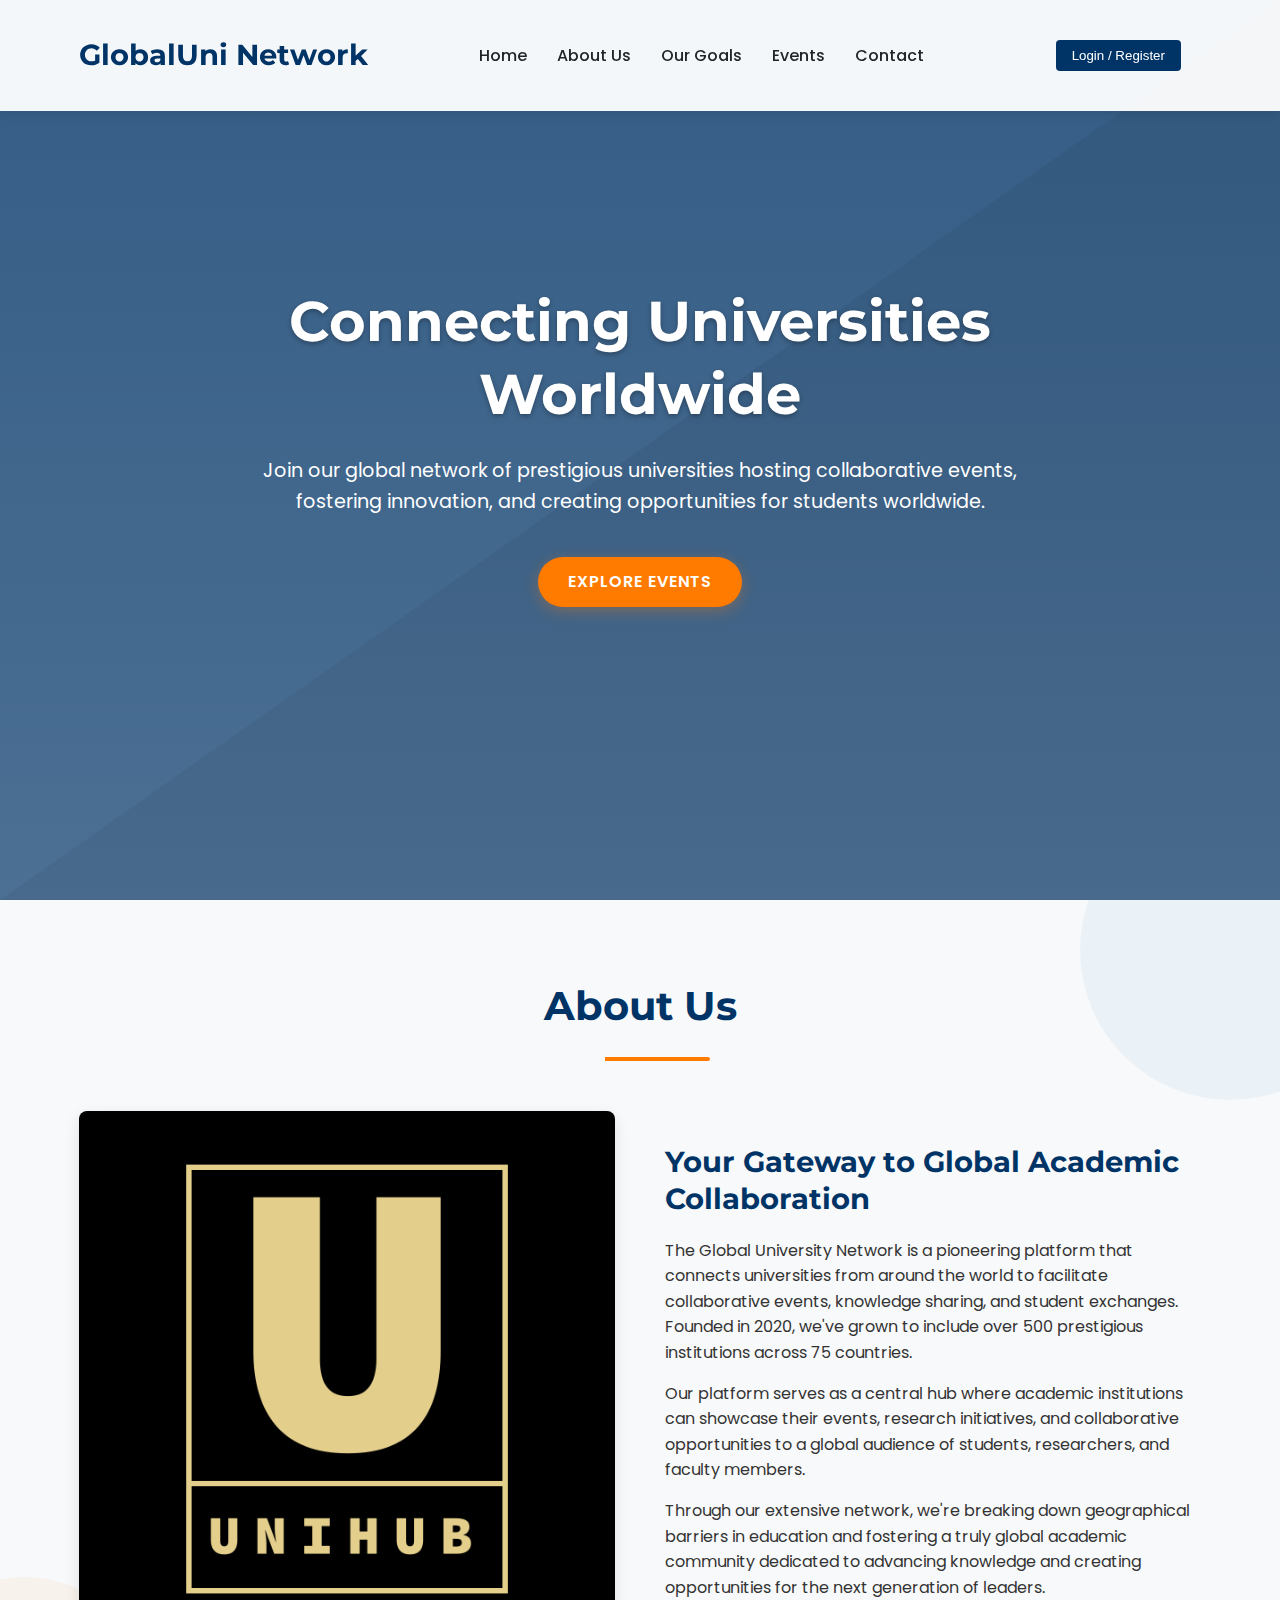
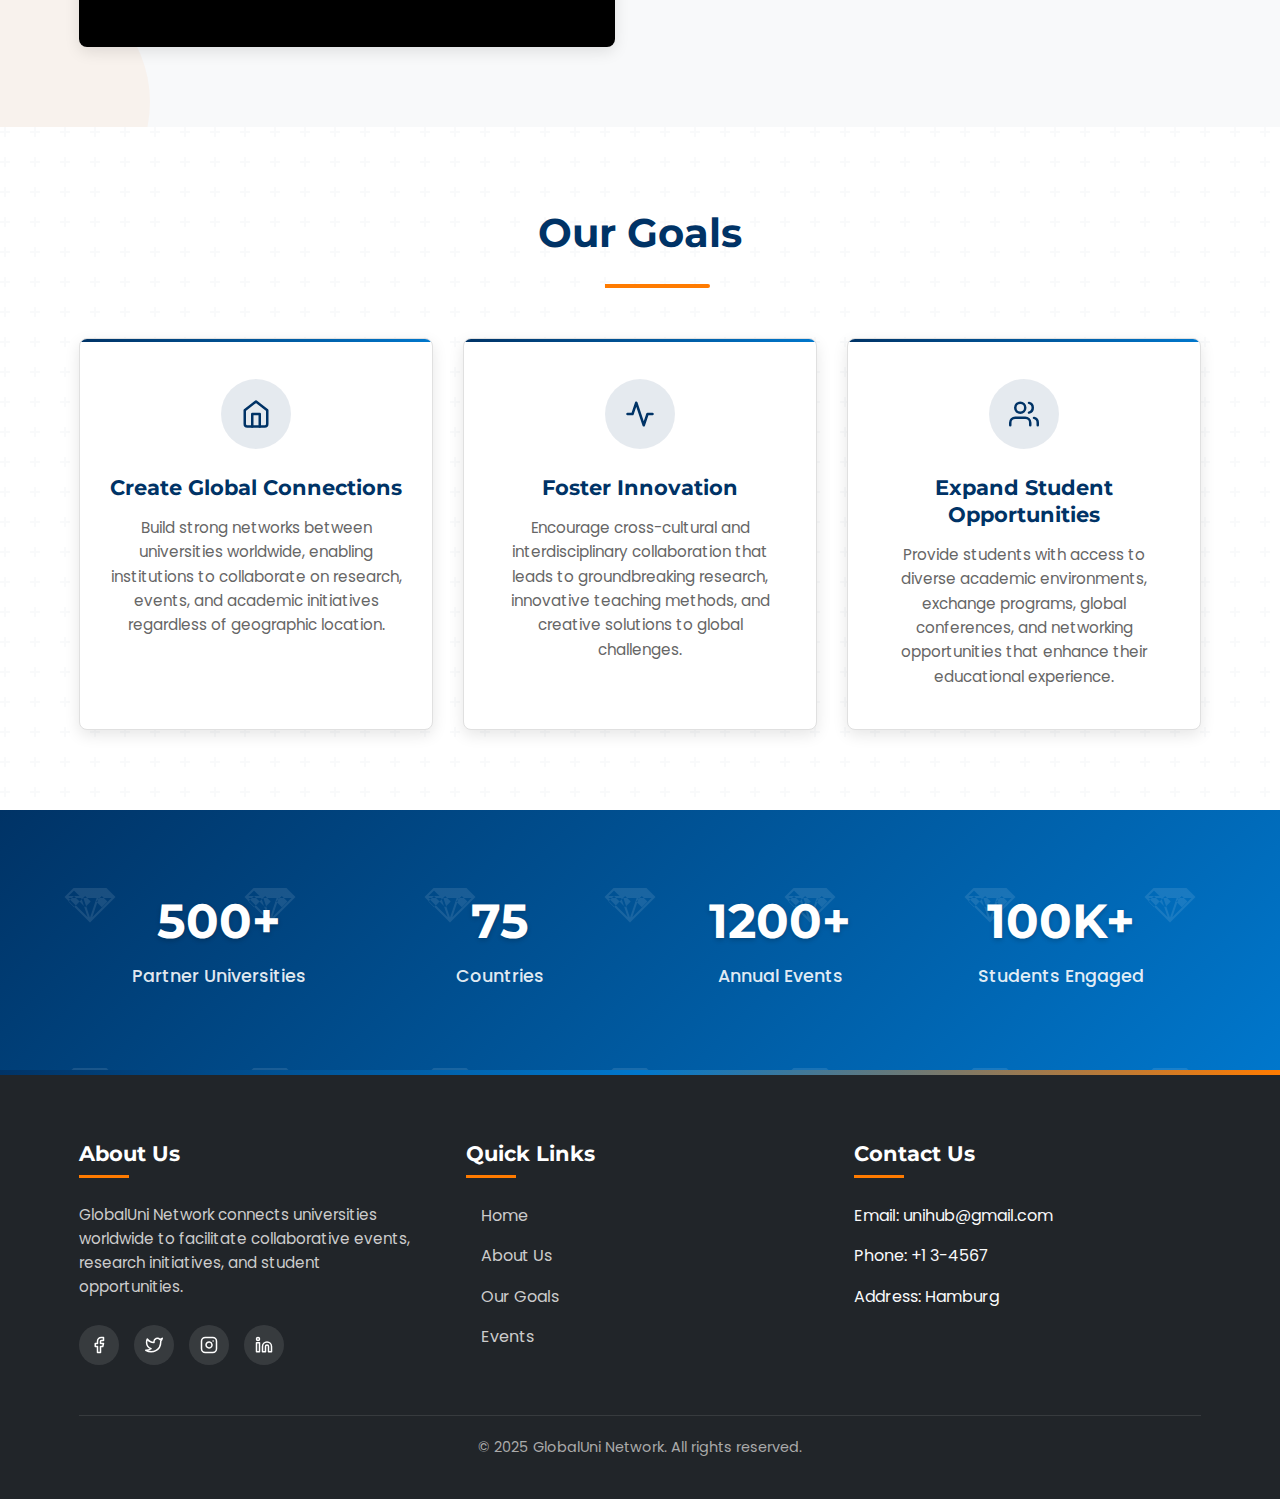
<file: index.html>
<!DOCTYPE html>
<html lang="en">
<head>
    <meta charset="UTF-8">
    <meta name="viewport" content="width=device-width, initial-scale=1.0">
    <title>Global University Network</title>
    <link rel="stylesheet" href="login-styles.css">
    <style>
   /* Google Fonts Import */
@import url('https://fonts.googleapis.com/css2?family=Poppins:wght@300;400;500;600;700&family=Montserrat:wght@400;500;600;700;800&display=swap');

/* CSS Reset & Global Styles */
* {
    margin: 0;
    padding: 0;
    box-sizing: border-box;
}

:root {
    --primary-color: #003366;
    --secondary-color: #0077cc;
    --accent-color: #ff7b00;
    --light-color: #f8f9fa;
    --dark-color: #212529;
    --text-color: #333;
    --light-gray: #f4f4f4;
    --medium-gray: #e0e0e0;
    --white: #ffffff;
    --transition: all 0.3s ease-in-out;
    --box-shadow: 0 5px 15px rgba(0, 0, 0, 0.1);
    --border-radius: 8px;
}

html {
    scroll-behavior: smooth;
}

body {
    font-family: 'Poppins', sans-serif;
    line-height: 1.6;
    color: var(--text-color);
    overflow-x: hidden;
    background-color: var(--white);
}

.container {
    width: 90%;
    max-width: 1200px;
    margin: 0 auto;
    padding: 0 15px;
}

section {
    padding: 80px 0;
}

a {
    text-decoration: none;
    color: inherit;
    transition: var(--transition);
}

ul {
    list-style: none;
}

img {
    max-width: 100%;
    height: auto;
    display: block;
}

h1, h2, h3, h4, h5, h6 {
    font-family: 'Montserrat', sans-serif;
    font-weight: 700;
    line-height: 1.3;
    margin-bottom: 15px;
    color: var(--primary-color);
}

p {
    margin-bottom: 20px;
}

.section-title {
    text-align: center;
    margin-bottom: 50px;
}

.section-title h2 {
    font-size: 2.5rem;
    position: relative;
    display: inline-block;
    padding-bottom: 10px;
}

.line {
    height: 4px;
    width: 70px;
    background: var(--accent-color);
    margin: 0 auto;
    position: relative;
}

.line::before {
    content: '';
    position: absolute;
    width: 100%;
    height: 100%;
    background: var(--accent-color);
    animation: pulse 1.5s infinite;
    border-radius: 5px;
}

@keyframes pulse {
    0% {
        opacity: 1;
        transform: scaleX(1);
    }
    50% {
        opacity: 0.5;
        transform: scaleX(1.2);
    }
    100% {
        opacity: 1;
        transform: scaleX(1);
    }
}

/* Header & Navigation */
header {
    position: fixed;
    top: 0;
    left: 0;
    width: 100%;
    background-color: rgba(255, 255, 255, 0.95);
    box-shadow: 0 2px 10px rgba(0, 0, 0, 0.1);
    z-index: 1000;
    transition: var(--transition);
}

header.scrolled {
    padding: 10px 0;
    background-color: var(--white);
}

.navbar {
    display: flex;
    justify-content: space-between;
    align-items: center;
    padding: 20px 0;
    transition: var(--transition);
}

.logo {
    font-family: 'Montserrat', sans-serif;
    font-size: 1.8rem;
    font-weight: 700;
    color: var(--primary-color);
    position: relative;
    transition: var(--transition);
}

.logo::before {
    content: '';
    position: absolute;
    bottom: -5px;
    left: 0;
    width: 0;
    height: 3px;
    background-color: var(--accent-color);
    transition: var(--transition);
}

.logo:hover {
    color: var(--accent-color);
}

.logo:hover::before {
    width: 100%;
}

.nav-links {
    display: flex;
    align-items: center;
}

.nav-links li {
    margin: 0 15px;
}

.nav-links a {
    color: var(--dark-color);
    font-weight: 500;
    font-size: 1rem;
    padding: 8px 0;
    position: relative;
}

.nav-links a::before {
    content: '';
    position: absolute;
    bottom: 0;
    left: 0;
    width: 0;
    height: 2px;
    background-color: var(--accent-color);
    transition: var(--transition);
}

.nav-links a:hover {
    color: var(--accent-color);
}

.nav-links a:hover::before {
    width: 100%;
}

.hamburger {
    display: none;
    cursor: pointer;
    flex-direction: column;
    justify-content: space-between;
    height: 24px;
}

.line1, .line2, .line3 {
    width: 30px;
    height: 3px;
    background-color: var(--primary-color);
    transition: var(--transition);
}

/* Hero Section */
.hero {
    background-image: linear-gradient(rgba(0, 51, 102, 0.8), rgba(0, 51, 102, 0.7)), url('https://images.unsplash.com/photo-1523580494863-6f3031224c94?ixlib=rb-1.2.1&auto=format&fit=crop&w=1350&q=80');
    background-size: cover;
    background-position: center;
    background-attachment: fixed;
    height: 100vh;
    display: flex;
    align-items: center;
    text-align: center;
    color: var(--white);
    padding-top: 80px;
    position: relative;
    overflow: hidden;
}

.hero::before {
    content: '';
    position: absolute;
    top: 0;
    left: 0;
    width: 100%;
    height: 100%;
    background: url('data:image/svg+xml;utf8,<svg xmlns="http://www.w3.org/2000/svg" viewBox="0 0 100 100" preserveAspectRatio="none"><polygon fill="rgba(0,0,0,0.05)" points="0,100 100,0 100,100"/></svg>');
    background-size: cover;
}

.hero .container {
    position: relative;
    z-index: 10;
    max-width: 800px;
}

.hero h1 {
    font-size: 3.5rem;
    margin-bottom: 25px;
    color: var(--white);
    text-shadow: 0 2px 5px rgba(0, 0, 0, 0.3);
    animation: fadeInDown 1s ease;
}

.hero p {
    font-size: 1.2rem;
    margin-bottom: 40px;
    animation: fadeInUp 1s ease 0.3s;
    animation-fill-mode: both;
}

.cta-btn {
    display: inline-block;
    background-color: var(--accent-color);
    color: var(--white);
    padding: 12px 30px;
    border-radius: 50px;
    font-weight: 600;
    text-transform: uppercase;
    letter-spacing: 1px;
    transition: var(--transition);
    box-shadow: 0 4px 15px rgba(255, 123, 0, 0.3);
    position: relative;
    overflow: hidden;
    animation: fadeInUp 1s ease 0.6s;
    animation-fill-mode: both;
}

.cta-btn::before {
    content: '';
    position: absolute;
    top: 0;
    left: -100%;
    width: 100%;
    height: 100%;
    background: linear-gradient(90deg, transparent, rgba(255, 255, 255, 0.2), transparent);
    transition: var(--transition);
}

.cta-btn:hover {
    background-color: var(--primary-color);
    transform: translateY(-3px);
    box-shadow: 0 6px 20px rgba(0, 51, 102, 0.4);
}

.cta-btn:hover::before {
    left: 100%;
    transition: 0.7s;
}

@keyframes fadeInDown {
    from {
        opacity: 0;
        transform: translateY(-30px);
    }
    to {
        opacity: 1;
        transform: translateY(0);
    }
}

@keyframes fadeInUp {
    from {
        opacity: 0;
        transform: translateY(30px);
    }
    to {
        opacity: 1;
        transform: translateY(0);
    }
}

/* About Section */
.about {
    background-color: var(--light-color);
    position: relative;
    overflow: hidden;
}

.about::before {
    content: '';
    position: absolute;
    top: -100px;
    right: -100px;
    width: 300px;
    height: 300px;
    border-radius: 50%;
    background-color: rgba(0, 119, 204, 0.05);
    z-index: 0;
}

.about::after {
    content: '';
    position: absolute;
    bottom: -100px;
    left: -100px;
    width: 250px;
    height: 250px;
    border-radius: 50%;
    background-color: rgba(255, 123, 0, 0.05);
    z-index: 0;
}

.about-content {
    display: flex;
    align-items: center;
    gap: 50px;
    position: relative;
    z-index: 1;
}

.about-img {
    flex: 1;
    border-radius: var(--border-radius);
    overflow: hidden;
    box-shadow: var(--box-shadow);
    position: relative;
    transition: var(--transition);
}

.about-img img {
    transition: var(--transition);
    display: block;
    width: 100%;
}

.about-img::before {
    content: '';
    position: absolute;
    top: 0;
    left: 0;
    width: 100%;
    height: 100%;
    background-color: rgba(0, 51, 102, 0.2);
    opacity: 0;
    transition: var(--transition);
}

.about-img:hover img {
    transform: scale(1.05);
}

.about-img:hover::before {
    opacity: 1;
}

.about-text {
    flex: 1;
}

.about-text h3 {
    font-size: 1.8rem;
    margin-bottom: 20px;
    color: var(--primary-color);
}

.about-text p {
    margin-bottom: 15px;
    color: var(--text-color);
}

/* Goals Section */
.goals {
    background-color: var(--white);
    position: relative;
}

.goals::before {
    content: '';
    position: absolute;
    top: 0;
    left: 0;
    width: 100%;
    height: 100%;
    background-image: url("data:image/svg+xml,%3Csvg width='60' height='60' viewBox='0 0 60 60' xmlns='http://www.w3.org/2000/svg'%3E%3Cg fill='none' fill-rule='evenodd'%3E%3Cg fill='%23003366' fill-opacity='0.03'%3E%3Cpath d='M36 34v-4h-2v4h-4v2h4v4h2v-4h4v-2h-4zm0-30V0h-2v4h-4v2h4v4h2V6h4V4h-4zM6 34v-4H4v4H0v2h4v4h2v-4h4v-2H6zM6 4V0H4v4H0v2h4v4h2V6h4V4H6z'/%3E%3C/g%3E%3C/g%3E%3C/svg%3E");
    opacity: 0.8;
    z-index: 0;
}

.goals-container {
    display: grid;
    grid-template-columns: repeat(auto-fit, minmax(300px, 1fr));
    gap: 30px;
    position: relative;
    z-index: 1;
}

.goal-box {
    background-color: var(--white);
    padding: 40px 30px;
    border-radius: var(--border-radius);
    box-shadow: var(--box-shadow);
    text-align: center;
    transition: var(--transition);
    position: relative;
    overflow: hidden;
    z-index: 1;
    border: 1px solid var(--medium-gray);
}

.goal-box::before {
    content: '';
    position: absolute;
    top: 0;
    left: 0;
    width: 100%;
    height: 3px;
    background: linear-gradient(90deg, var(--primary-color), var(--secondary-color));
    transition: var(--transition);
}

.goal-box:hover {
    transform: translateY(-10px);
    box-shadow: 0 15px 30px rgba(0, 0, 0, 0.1);
    border-color: transparent;
}

.goal-icon {
    width: 70px;
    height: 70px;
    border-radius: 50%;
    background-color: rgba(0, 51, 102, 0.1);
    display: flex;
    align-items: center;
    justify-content: center;
    margin: 0 auto 25px;
    transition: var(--transition);
}

.goal-box:hover .goal-icon {
    background-color: var(--primary-color);
}

.goal-box:hover .goal-icon svg {
    stroke: var(--white);
}

.goal-box h3 {
    font-size: 1.3rem;
    margin-bottom: 15px;
    transition: var(--transition);
}

.goal-box:hover h3 {
    color: var(--secondary-color);
}

.goal-box p {
    color: #666;
    font-size: 0.95rem;
    margin-bottom: 0;
}

/* Stats Section */
.stats {
    background: linear-gradient(135deg, var(--primary-color), var(--secondary-color));
    color: var(--white);
    padding: 60px 0;
    position: relative;
    overflow: hidden;
}

.stats::before {
    content: '';
    position: absolute;
    top: 0;
    left: 0;
    width: 100%;
    height: 100%;
    background-image: url("data:image/svg+xml,%3Csvg width='180' height='180' viewBox='0 0 180 180' xmlns='http://www.w3.org/2000/svg'%3E%3Cpath d='M81.28 88H68.413l19.298 19.298L81.28 88zm2.107 0h13.226L90 107.838 83.387 88zm15.334 0h12.866l-19.298 19.298L98.72 88zm-32.927-2.207L73.586 78h32.827l.5.5 7.294 7.293L115.414 87l-24.707 24.707-.707.707L64.586 87l1.207-1.207zm2.62.207L74 80.414 79.586 86H68.414l5.586-5.586zm16.706 0l-5.586 5.586 5.586 5.586 5.586-5.586-5.586-5.586zm16.707 0l-5.586 5.586 5.586 5.586 5.586-5.586-5.586-5.586zm-33.413 5.586l5.586-5.586 5.586 5.586-5.586 5.586-5.586-5.586z' fill='%23ffffff' fill-opacity='0.1' fill-rule='evenodd'/%3E%3C/svg%3E");
}

.stats-container {
    display: flex;
    justify-content: space-around;
    flex-wrap: wrap;
    text-align: center;
    position: relative;
    z-index: 1;
}

.stat-item {
    flex: 1;
    min-width: 200px;
    padding: 20px;
    transition: var(--transition);
}

.stat-item h3 {
    font-size: 3rem;
    font-weight: 700;
    margin-bottom: 10px;
    color: var(--white);
    text-shadow: 0 2px 5px rgba(0, 0, 0, 0.2);
}

.stat-item p {
    font-size: 1.1rem;
    font-weight: 500;
    margin-bottom: 0;
    color: rgba(255, 255, 255, 0.9);
}

/* Footer */
footer {
    background-color: var(--dark-color);
    color: var(--light-color);
    padding: 70px 0 20px;
    position: relative;
}

footer::before {
    content: '';
    position: absolute;
    top: 0;
    left: 0;
    width: 100%;
    height: 5px;
    background: linear-gradient(90deg, var(--primary-color), var(--secondary-color), var(--accent-color));
}

.footer-container {
    display: grid;
    grid-template-columns: repeat(auto-fit, minmax(250px, 1fr));
    gap: 40px;
    margin-bottom: 50px;
}

.footer-col h4 {
    color: var(--white);
    font-size: 1.3rem;
    margin-bottom: 25px;
    position: relative;
    padding-bottom: 10px;
}

.footer-col h4::after {
    content: '';
    position: absolute;
    bottom: 0;
    left: 0;
    width: 50px;
    height: 3px;
    background-color: var(--accent-color);
}

.footer-col p {
    color: #ccc;
    font-size: 0.95rem;
    margin-bottom: 25px;
}

.footer-social {
    display: flex;
    gap: 15px;
}

.social-icon {
    width: 40px;
    height: 40px;
    border-radius: 50%;
    background-color: rgba(255, 255, 255, 0.1);
    display: flex;
    align-items: center;
    justify-content: center;
    transition: var(--transition);
}

.social-icon:hover {
    background-color: var(--accent-color);
    transform: translateY(-5px);
}

.footer-links li {
    margin-bottom: 15px;
}

.footer-links a {
    color: #ccc;
    transition: var(--transition);
    position: relative;
    padding-left: 15px;
}

.footer-links a::before {
    content: '→';
    position: absolute;
    left: 0;
    color: var(--accent-color);
    opacity: 0;
    transition: var(--transition);
}

.footer-links a:hover {
    color: var(--white);
    padding-left: 20px;
}

.footer-links a:hover::before {
    opacity: 1;
}

.copyright {
    text-align: center;
    padding-top: 20px;
    border-top: 1px solid rgba(255, 255, 255, 0.1);
    font-size: 0.9rem;
    color: #aaa;
}

/* Scrollbar Styling */
::-webkit-scrollbar {
    width: 10px;
}

::-webkit-scrollbar-track {
    background: var(--light-gray);
}

::-webkit-scrollbar-thumb {
    background: var(--primary-color);
    border-radius: 10px;
}

::-webkit-scrollbar-thumb:hover {
    background: var(--secondary-color);
}

/* Back to Top Button */
.back-to-top {
    position: fixed;
    bottom: 30px;
    right: 30px;
    width: 50px;
    height: 50px;
    background-color: var(--accent-color);
    color: var(--white);
    border-radius: 50%;
    display: flex;
    align-items: center;
    justify-content: center;
    cursor: pointer;
    opacity: 0;
    visibility: hidden;
    transition: var(--transition);
    z-index: 99;
    box-shadow: 0 5px 15px rgba(0, 0, 0, 0.15);
}

.back-to-top.active {
    opacity: 1;
    visibility: visible;
}

.back-to-top:hover {
    background-color: var(--primary-color);
    transform: translateY(-5px);
}

/* Animations */
@keyframes float {
    0% {
        transform: translateY(0);
    }
    50% {
        transform: translateY(-15px);
    }
    100% {
        transform: translateY(0);
    }
}

/* Responsive Styles */
@media screen and (max-width: 1024px) {
    .hero h1 {
        font-size: 3rem;
    }
    
    .about-content {
        flex-direction: column;
    }
    
    .about-img, .about-text {
        width: 100%;
    }
}

@media screen and (max-width: 768px) {
    section {
        padding: 60px 0;
    }
    
    .section-title h2 {
        font-size: 2rem;
    }
    
    .hero h1 {
        font-size: 2.5rem;
    }
    
    .hero p {
        font-size: 1rem;
    }
    
    .nav-links {
        position: absolute;
        top: 100%;
        left: 0;
        right: 0;
        background-color: var(--white);
        flex-direction: column;
        align-items: center;
        padding: 20px 0;
        box-shadow: 0 5px 10px rgba(0, 0, 0, 0.1);
        clip-path: polygon(0 0, 100% 0, 100% 0, 0 0);
        transition: var(--transition);
        z-index: 10;
    }
    
    .nav-links.active {
        clip-path: polygon(0 0, 100% 0, 100% 100%, 0 100%);
    }
    
    .nav-links li {
        margin: 10px 0;
    }
    
    .hamburger {
        display: flex;
    }
    
    .hamburger.active .line1 {
        transform: rotate(-45deg) translate(-5px, 6px);
    }
    
    .hamburger.active .line2 {
        opacity: 0;
    }
    
    .hamburger.active .line3 {
        transform: rotate(45deg) translate(-5px, -6px);
    }
    
    .goals-container {
        grid-template-columns: 1fr;
    }
    
    .stat-item {
        flex-basis: 50%;
        margin-bottom: 30px;
    }
}

@media screen and (max-width: 480px) {
    .hero h1 {
        font-size: 2rem;
    }
    
    .cta-btn {
        padding: 10px 20px;
        font-size: 0.9rem;
    }
    
    .section-title h2 {
        font-size: 1.8rem;
    }
    
    .about-text h3 {
        font-size: 1.5rem;
    }
    
    .stat-item {
        flex-basis: 100%;
    }
    
    .stat-item h3 {
        font-size: 2.5rem;
    }
    
    .footer-container {
        grid-template-columns: 1fr;
    }
}

    </style>
</head>
<body>
    <!-- Header -->
    <header>
<div class="container">
            <nav class="navbar">
                <a href="#" class="logo">GlobalUni Network</a>
                <ul class="nav-links">
                    <li><a href="#home">Home</a></li>
                    <li><a href="#about">About Us</a></li>
                    <li><a href="#goals">Our Goals</a></li>
                    <li><a href="event.html">Events</a></li>
                    <li><a href="contact.html">Contact</a></li>
                </ul>
                <!-- Login Button -->
                <div class="auth-buttons">
                    <button class="login-btn" onclick="openLoginModal()">Login / Register</button>
                </div>
                <div class="hamburger">
                    <div class="line1"></div>
                    <div class="line2"></div>
                    <div class="line3"></div>
                </div>
            </nav>
        </div>
    </header>

    <!-- Login Modal -->
    <div id="loginModal" class="modal">
        <div class="modal-content">
            <span class="close" onclick="closeLoginModal()">&times;</span>
            <div class="auth-tabs">
                <div class="tab-header">
                    <div class="active" onclick="showTab('login-tab')">Login</div>
                    <div onclick="showTab('register-tab')">Register</div>
                </div>
                
                <!-- Login Tab -->
                <div id="login-tab" class="tab-content active">
                    <h2>Login to your account</h2>
                    <form id="loginForm">
                        <div class="form-group">
                            <label for="loginEmail">Email</label>
                            <input type="email" id="loginEmail" name="email" required>
                        </div>
                        <div class="form-group">
                            <label for="loginPassword">Password</label>
                            <input type="password" id="loginPassword" name="password" required>
                        </div>
                        <div class="form-group">
                            <button type="submit" class="btn btn-primary">Login</button>
                        </div>
                        <div class="separator">
                            <span>OR</span>
                        </div>
                        <div class="social-login">
                            <button type="button" class="google-btn" onclick="loginWithGoogle()">
                                <svg xmlns="http://www.w3.org/2000/svg" width="18" height="18" viewBox="0 0 24 24" fill="#4285F4">
                                    <path d="M12.545,10.239v3.821h5.445c-0.712,2.315-2.647,3.972-5.445,3.972c-3.332,0-6.033-2.701-6.033-6.032s2.701-6.032,6.033-6.032c1.498,0,2.866,0.549,3.921,1.453l2.814-2.814C17.503,2.988,15.139,2,12.545,2C7.021,2,2.543,6.477,2.543,12s4.478,10,10.002,10c8.396,0,10.249-7.85,9.426-11.748L12.545,10.239z"/>
                                </svg>
                                Continue with Google
                            </button>
                        </div>
                        <div class="form-footer">
                            <p>Forgot password? <a href="#" onclick="showPasswordReset()">Reset it here</a></p>
                        </div>
                    </form>
                </div>
                
                <!-- Register Tab -->
                <div id="register-tab" class="tab-content">
                    <h2>Create an account</h2>
                    <form id="registerForm">
                        <div class="form-group">
                            <label for="registerName">Full Name</label>
                            <input type="text" id="registerName" name="name" required>
                        </div>
                        <div class="form-group">
                            <label for="registerEmail">Email</label>
                            <input type="email" id="registerEmail" name="email" required>
                        </div>
                        <div class="form-group">
                            <label for="registerPassword">Password</label>
                            <input type="password" id="registerPassword" name="password" required>
                        </div>
                        <div class="form-group">
                            <label for="confirmPassword">Confirm Password</label>
                            <input type="password" id="confirmPassword" name="confirmPassword" required>
                        </div>
                        <div class="form-group">
                            <button type="submit" class="btn btn-primary">Register</button>
                        </div>
                        <div class="separator">
                            <span>OR</span>
                        </div>
                        <div class="social-login">
                            <button type="button" class="google-btn" onclick="registerWithGoogle()">
                                <svg xmlns="http://www.w3.org/2000/svg" width="18" height="18" viewBox="0 0 24 24" fill="#4285F4">
                                    <path d="M12.545,10.239v3.821h5.445c-0.712,2.315-2.647,3.972-5.445,3.972c-3.332,0-6.033-2.701-6.033-6.032s2.701-6.032,6.033-6.032c1.498,0,2.866,0.549,3.921,1.453l2.814-2.814C17.503,2.988,15.139,2,12.545,2C7.021,2,2.543,6.477,2.543,12s4.478,10,10.002,10c8.396,0,10.249-7.85,9.426-11.748L12.545,10.239z"/>
                                </svg>
                                Sign up with Google
                            </button>
                        </div>
                    </form>
                </div>
                
                <!-- Password Reset -->
                <div id="reset-tab" class="tab-content">
                    <h2>Reset your password</h2>
                    <form id="resetForm">
                        <div class="form-group">
                            <label for="resetEmail">Email</label>
                            <input type="email" id="resetEmail" name="email" required>
                        </div>
                        <div class="form-group">
                            <button type="submit" class="btn btn-primary">Send Reset Link</button>
                        </div>
                        <div class="form-footer">
                            <p><a href="#" onclick="showTab('login-tab')">Back to login</a></p>
                        </div>
                    </form>
                </div>
            </div>
        </div>
    </div>

    <!-- Hero Section -->
    <section class="hero" id="home">
        <div class="container">
            <h1>Connecting Universities Worldwide</h1>
            <p>Join our global network of prestigious universities hosting collaborative events, fostering innovation, and creating opportunities for students worldwide.</p>
            <a href="event.html" class="cta-btn">Explore Events</a>
        </div>
    </section>

    <!-- About Section -->
    <section class="about" id="about">
        <div class="container">
            <div class="section-title">
                <h2>About Us</h2>
                <div class="line"></div>
            </div>
            <div class="about-content">
                <div class="about-img">
                    <img src="images/logo.png" alt="University students collaborating">

                </div>
                <div class="about-text">
                    <h3>Your Gateway to Global Academic Collaboration</h3>
                    <p>The Global University Network is a pioneering platform that connects universities from around the world to facilitate collaborative events, knowledge sharing, and student exchanges. Founded in 2020, we've grown to include over 500 prestigious institutions across 75 countries.</p>
                    <p>Our platform serves as a central hub where academic institutions can showcase their events, research initiatives, and collaborative opportunities to a global audience of students, researchers, and faculty members.</p>
                    <p>Through our extensive network, we're breaking down geographical barriers in education and fostering a truly global academic community dedicated to advancing knowledge and creating opportunities for the next generation of leaders.</p>
                </div>
            </div>
        </div>
    </section>

    <!-- Goals Section -->
    <section class="goals" id="goals">
        <div class="container">
            <div class="section-title">
                <h2>Our Goals</h2>
                <div class="line"></div>
            </div>
            <div class="goals-container">
                <div class="goal-box">
                    <div class="goal-icon">
                        <svg xmlns="http://www.w3.org/2000/svg" width="30" height="30" viewBox="0 0 24 24" fill="none" stroke="#003366" stroke-width="2" stroke-linecap="round" stroke-linejoin="round"><path d="M3 9l9-7 9 7v11a2 2 0 0 1-2 2H5a2 2 0 0 1-2-2z"></path><polyline points="9 22 9 12 15 12 15 22"></polyline></svg>
                    </div>
                    <h3>Create Global Connections</h3>
                    <p>Build strong networks between universities worldwide, enabling institutions to collaborate on research, events, and academic initiatives regardless of geographic location.</p>
                </div>
                <div class="goal-box">
                    <div class="goal-icon">
                        <svg xmlns="http://www.w3.org/2000/svg" width="30" height="30" viewBox="0 0 24 24" fill="none" stroke="#003366" stroke-width="2" stroke-linecap="round" stroke-linejoin="round"><path d="M22 12h-4l-3 9L9 3l-3 9H2"></path></svg>
                    </div>
                    <h3>Foster Innovation</h3>
                    <p>Encourage cross-cultural and interdisciplinary collaboration that leads to groundbreaking research, innovative teaching methods, and creative solutions to global challenges.</p>
                </div>
                <div class="goal-box">
                    <div class="goal-icon">
                        <svg xmlns="http://www.w3.org/2000/svg" width="30" height="30" viewBox="0 0 24 24" fill="none" stroke="#003366" stroke-width="2" stroke-linecap="round" stroke-linejoin="round"><path d="M17 21v-2a4 4 0 0 0-4-4H5a4 4 0 0 0-4 4v2"></path><circle cx="9" cy="7" r="4"></circle><path d="M23 21v-2a4 4 0 0 0-3-3.87"></path><path d="M16 3.13a4 4 0 0 1 0 7.75"></path></svg>
                    </div>
                    <h3>Expand Student Opportunities</h3>
                    <p>Provide students with access to diverse academic environments, exchange programs, global conferences, and networking opportunities that enhance their educational experience.</p>
                </div>
            </div>
        </div>
    </section>

    <!-- Stats Section -->
    <section class="stats">
        <div class="container">
            <div class="stats-container">
                <div class="stat-item">
                    <h3 class="counter">500+</h3>
                    <p>Partner Universities</p>
                </div>
                <div class="stat-item">
                    <h3 class="counter">75</h3>
                    <p>Countries</p>
                </div>
                <div class="stat-item">
                    <h3 class="counter">1200+</h3>
                    <p>Annual Events</p>
                </div>
                <div class="stat-item">
                    <h3 class="counter">100K+</h3>
                    <p>Students Engaged</p>
                </div>
            </div>
        </div>
    </section>

    
    
    <!-- Footer -->
    <footer id="contact">
        <div class="container">
            <div class="footer-container">
                <div class="footer-col">
                    <h4>About Us</h4>
                    <p>GlobalUni Network connects universities worldwide to facilitate collaborative events, research initiatives, and student opportunities.</p>
                    <div class="footer-social">
                        <a href="#" class="social-icon">
                            <svg xmlns="http://www.w3.org/2000/svg" width="18" height="18" viewBox="0 0 24 24" fill="none" stroke="#ffffff" stroke-width="2" stroke-linecap="round" stroke-linejoin="round"><path d="M18 2h-3a5 5 0 0 0-5 5v3H7v4h3v8h4v-8h3l1-4h-4V7a1 1 0 0 1 1-1h3z"></path></svg>
                        </a>
                        <a href="#" class="social-icon">
                            <svg xmlns="http://www.w3.org/2000/svg" width="18" height="18" viewBox="0 0 24 24" fill="none" stroke="#ffffff" stroke-width="2" stroke-linecap="round" stroke-linejoin="round"><path d="M23 3a10.9 10.9 0 0 1-3.14 1.53 4.48 4.48 0 0 0-7.86 3v1A10.66 10.66 0 0 1 3 4s-4 9 5 13a11.64 11.64 0 0 1-7 2c9 5 20 0 20-11.5a4.5 4.5 0 0 0-.08-.83A7.72 7.72 0 0 0 23 3z"></path></svg>
                        </a>
                        <a href="#" class="social-icon">
                            <svg xmlns="http://www.w3.org/2000/svg" width="18" height="18" viewBox="0 0 24 24" fill="none" stroke="#ffffff" stroke-width="2" stroke-linecap="round" stroke-linejoin="round"><rect x="2" y="2" width="20" height="20" rx="5" ry="5"></rect><path d="M16 11.37A4 4 0 1 1 12.63 8 4 4 0 0 1 16 11.37z"></path><line x1="17.5" y1="6.5" x2="17.51" y2="6.5"></line></svg>
                        </a>
                        <a href="#" class="social-icon">
                            <svg xmlns="http://www.w3.org/2000/svg" width="18" height="18" viewBox="0 0 24 24" fill="none" stroke="#ffffff" stroke-width="2" stroke-linecap="round" stroke-linejoin="round"><path d="M16 8a6 6 0 0 1 6 6v7h-4v-7a2 2 0 0 0-2-2 2 2 0 0 0-2 2v7h-4v-7a6 6 0 0 1 6-6z"></path><rect x="2" y="9" width="4" height="12"></rect><circle cx="4" cy="4" r="2"></circle></svg>
                        </a>
                    </div>
                </div>
                <div class="footer-col">
                    <h4>Quick Links</h4>
                    <ul class="footer-links">
                        <li><a href="#home">Home</a></li>
                        <li><a href="#about">About Us</a></li>
                        <li><a href="#goals">Our Goals</a></li>
                        <li><a href="event.html">Events</a></li>
                        
                    </ul>
                </div>
                
                <div class="footer-col">
                    <h4>Contact Us</h4>
                    <ul class="footer-links">
                        <li>Email: unihub@gmail.com</li>
                        <li>Phone: +1 3-4567</li>
                        <li>Address: Hamburg</li>
                    </ul>
                </div>
            </div>
            <div class="copyright">
                <p>&copy; 2025 GlobalUni Network. All rights reserved.</p>
            </div>
        </div>
    </footer>
        <script src="login-script.js"></script>
<script>
    document.addEventListener('DOMContentLoaded', function() {
    const hamburger = document.querySelector('.hamburger');
    const navLinks = document.querySelector('.nav-links');
    
    hamburger.addEventListener('click', function() {
        navLinks.classList.toggle('active');
        hamburger.classList.toggle('active');
    });
    
    // Scroll effect for header
    window.addEventListener('scroll', function() {
        const header = document.querySelector('header');
        header.classList.toggle('scrolled', window.scrollY > 50);
    });
    
    // Back to top button
    const backToTopButton = document.createElement('div');
    backToTopButton.className = 'back-to-top';
    backToTopButton.innerHTML = '<svg xmlns="http://www.w3.org/2000/svg" width="24" height="24" viewBox="0 0 24 24" fill="none" stroke="currentColor" stroke-width="2" stroke-linecap="round" stroke-linejoin="round"><line x1="12" y1="19" x2="12" y2="5"></line><polyline points="5 12 12 5 19 12"></polyline></svg>';
    document.body.appendChild(backToTopButton);
    
    window.addEventListener('scroll', function() {
        if (window.scrollY > 300) {
            backToTopButton.classList.add('active');
        } else {
            backToTopButton.classList.remove('active');
        }
    });
    
    backToTopButton.addEventListener('click', function() {
        window.scrollTo({
            top: 0,
            behavior: 'smooth'
        });
    });
    
    // Smooth scrolling for anchor links
    document.querySelectorAll('a[href^="#"]').forEach(anchor => {
        anchor.addEventListener('click', function(e) {
            e.preventDefault();
            
            const targetId = this.getAttribute('href');
            if (targetId === '#') return;
            
            const targetElement = document.querySelector(targetId);
            if (targetElement) {
                window.scrollTo({
                    top: targetElement.offsetTop - 80,
                    behavior: 'smooth'
                });
                
                // Close mobile menu if open
                if (navLinks.classList.contains('active')) {
                    navLinks.classList.remove('active');
                    hamburger.classList.remove('active');
                }
            }
        });
    });
});

    </script>
    </body>
    </html>
</file>
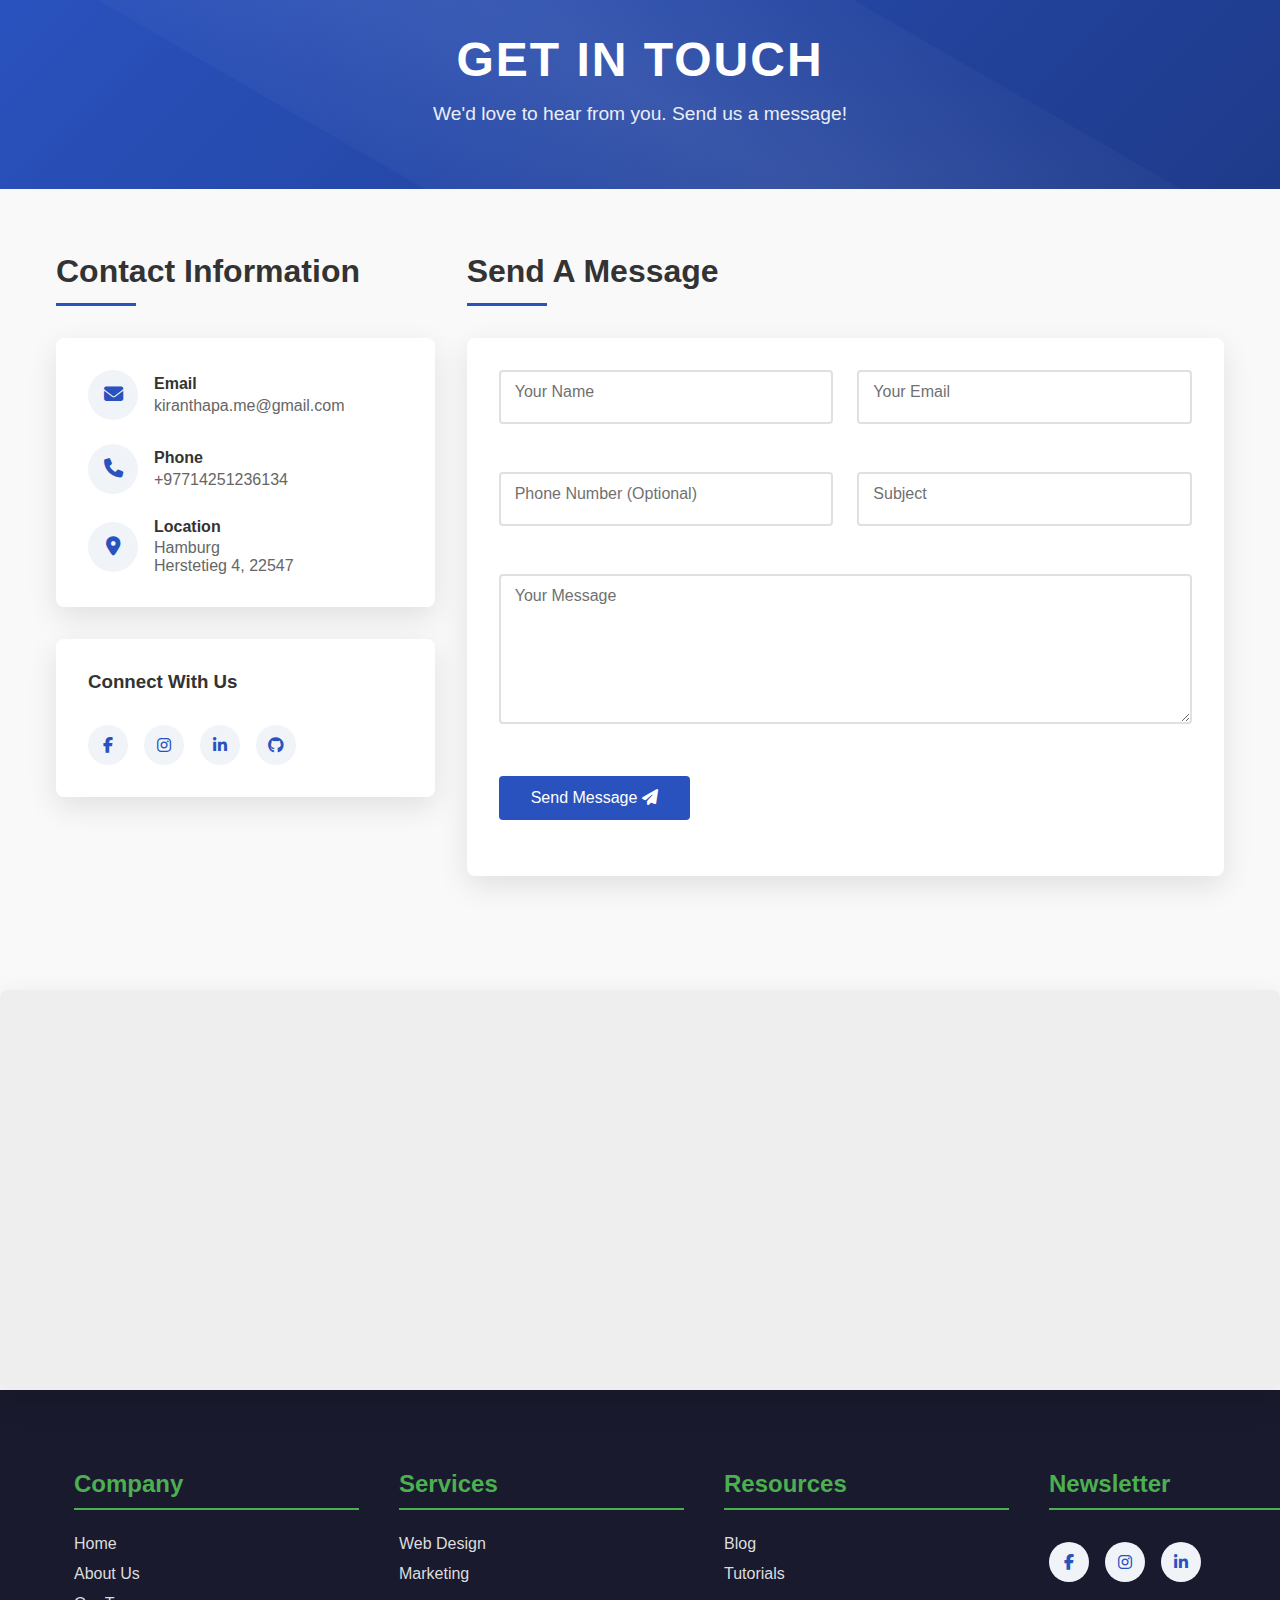
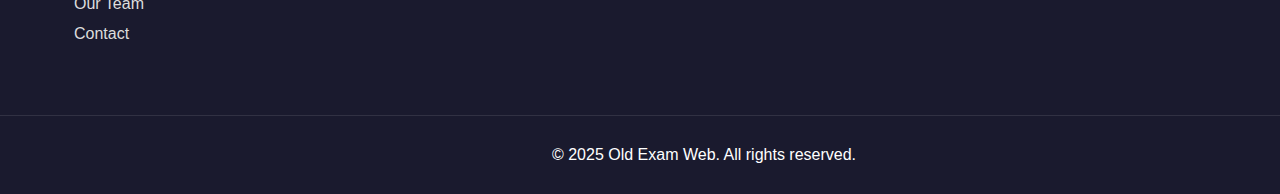
<file: contact.html>
<!DOCTYPE html>
<html lang="en">
<head>
    <meta charset="UTF-8">
    <meta name="viewport" content="width=device-width, initial-scale=1.0">
    <title>Contact Us</title>
    <link rel="stylesheet" href="https://cdnjs.cloudflare.com/ajax/libs/font-awesome/6.4.0/css/all.min.css">
    <style>
    :root {
        --primary-color: #2a52be;
        --secondary-color: #f0f4f9;
        --accent-color: #ff6b6b;
        --success-color: #4CAF50;
        --text-color: #333;
        --light-text: #fff;
        --transition-time: 0.3s;
    }
    
    * {
        margin: 0;
        padding: 0;
        box-sizing: border-box;
        font-family: 'Segoe UI', Tahoma, Geneva, Verdana, sans-serif;
    }
    
    body {
        background-color: #f9f9f9;
        color: var(--text-color);
        overflow-x: hidden;
    }
    
    header {
        background: linear-gradient(135deg, var(--primary-color), #1e3a8a);
        color: var(--light-text);
        padding: 2rem 0;
        text-align: center;
        position: relative;
        overflow: hidden;
    }
    
    .header-content {
        position: relative;
        z-index: 2;
    }
    
    header::before {
        content: '';
        position: absolute;
        width: 200%;
        height: 200%;
        top: -50%;
        left: -50%;
        background: radial-gradient(rgba(255,255,255,0.1), transparent);
        transform: rotate(30deg);
        animation: shimmer 8s infinite linear;
    }
    
    @keyframes shimmer {
        from { transform: translateX(-30%) rotate(30deg); }
        to { transform: translateX(30%) rotate(30deg); }
    }
    
    h1 {
        font-size: 3rem;
        margin-bottom: 1rem;
        text-transform: uppercase;
        letter-spacing: 2px;
    }
    
    .subtitle {
        font-size: 1.2rem;
        margin-bottom: 2rem;
        opacity: 0.9;
    }
    
    .container {
        max-width: 1200px;
        margin: 0 auto;
        padding: 0 1rem;
    }
    
    .contact-section {
        margin: 4rem 0;
        display: flex;
        flex-wrap: wrap;
        gap: 2rem;
    }
    
    .contact-info {
        flex: 1;
        min-width: 300px;
    }
    
    .contact-form-container {
        flex: 2;
        min-width: 300px;
    }
    
    .section-title {
        position: relative;
        font-size: 2rem;
        margin-bottom: 2rem;
        padding-bottom: 1rem;
    }
    
    .section-title::after {
        content: '';
        position: absolute;
        bottom: 0;
        left: 0;
        width: 80px;
        height: 3px;
        background-color: var(--primary-color);
        transition: width var(--transition-time);
    }
    
    .section-title:hover::after {
        width: 120px;
    }
    
    .contact-card {
        background: white;
        border-radius: 8px;
        padding: 2rem;
        box-shadow: 0 10px 30px rgba(0,0,0,0.1);
        margin-bottom: 2rem;
        transform: translateY(0);
        transition: transform var(--transition-time);
    }
    
    .contact-card:hover {
        transform: translateY(-5px);
    }
    
    .contact-method {
        display: flex;
        align-items: center;
        margin-bottom: 1.5rem;
    }
    
    .contact-method:last-child {
        margin-bottom: 0;
    }
    
    .contact-icon {
        width: 50px;
        height: 50px;
        background-color: var(--secondary-color);
        color: var(--primary-color);
        border-radius: 50%;
        display: flex;
        justify-content: center;
        align-items: center;
        margin-right: 1rem;
        font-size: 1.2rem;
        transition: all var(--transition-time);
    }
    
    .contact-method:hover .contact-icon {
        background-color: var(--primary-color);
        color: var(--light-text);
        transform: rotateY(180deg);
    }
    
    .contact-info-text {
        flex: 1;
    }
    
    .contact-label {
        font-weight: 600;
        margin-bottom: 0.2rem;
        color: var(--text-color);
    }
    
    .contact-value {
        color: #666;
    }
    
    .social-links {
        display: flex;
        gap: 1rem;
        margin-top: 2rem;
    }
    
    .social-links a {
        display: flex;
        align-items: center;
        justify-content: center;
        width: 40px;
        height: 40px;
        border-radius: 50%;
        background-color: var(--secondary-color);
        color: var(--primary-color);
        text-decoration: none;
        transition: all var(--transition-time);
    }
    
    .social-links a:hover {
        background-color: var(--primary-color);
        color: var(--light-text);
        transform: translateY(-5px) scale(1.1);
    }
    
    .contact-form {
        background: white;
        border-radius: 8px;
        padding: 2rem;
        box-shadow: 0 10px 30px rgba(0,0,0,0.1);
    }
    
    .form-grid {
        display: grid;
        grid-template-columns: repeat(2, 1fr);
        gap: 1.5rem;
    }
    
    .form-group {
        margin-bottom: 1.5rem;
    }
    
    .form-group.full-width {
        grid-column: span 2;
    }
    
    .form-label {
        display: block;
        margin-bottom: 0.5rem;
        font-weight: 500;
        color: var(--text-color);
    }
    
    .form-control {
        width: 100%;
        padding: 0.8rem 1rem;
        border: 2px solid #e0e0e0;
        border-radius: 4px;
        font-size: 1rem;
        transition: all var(--transition-time);
        outline: none;
    }
    
    .form-control:focus {
        border-color: var(--primary-color);
        box-shadow: 0 0 0 3px rgba(42, 82, 190, 0.2);
    }
    
    textarea.form-control {
        min-height: 150px;
        resize: vertical;
    }
    
    .btn {
        display: inline-block;
        padding: 0.8rem 2rem;
        background-color: var(--primary-color);
        color: white;
        border: none;
        border-radius: 4px;
        font-size: 1rem;
        font-weight: 500;
        cursor: pointer;
        transition: all var(--transition-time);
        outline: none;
        position: relative;
        overflow: hidden;
    }
    
    .btn::before {
        content: '';
        position: absolute;
        top: 0;
        left: -100%;
        width: 100%;
        height: 100%;
        background: linear-gradient(90deg, transparent, rgba(255,255,255,0.2), transparent);
        transition: var(--transition-time);
    }
    
    .btn:hover {
        background-color: #1e3a8a;
        transform: translateY(-3px);
        box-shadow: 0 10px 20px rgba(0,0,0,0.1);
    }
    
    .btn:hover::before {
        left: 100%;
    }
    
    .map-container {
    margin-top: 3rem;
    height: 400px;
    border-radius: 8px;
    width: 100vw; 
    margin-left: calc(-50vw + 50%);
    overflow: hidden;
    box-shadow: 0 10px 30px rgba(0,0,0,0.1);
    position: relative;
    transform: translateY(50px);
    animation: fadeUp 0.6s forwards;
}

@keyframes fadeUp {
    to {
        opacity: 1;
        transform: translateY(0);
    }
}
    
    .map-placeholder {
        width: 110%;
        height: 100%;
        background-color: #eee;
        display: flex;
        justify-content: center;
        align-items: center;
        color: #999;
        font-size: 1.2rem;
    }
    
    main {
            flex: 1;
        }
        .main-footer {
            background: #1a1a2e;
            color: #fff;
            padding: 80px 0 30px;
            margin-top: 50px;
            width: 110%;
        }
        .footer-content {
            max-width: 1300px;
            margin: 0 auto;
            display: grid;
            grid-template-columns: repeat(4, 1fr);
            gap: 40px;
            padding: 0 20px;
        }
        .footer-section h3 {
            color: #4CAF50;
            font-size: 1.5rem;
            margin-bottom: 25px;
            padding-bottom: 10px;
            border-bottom: 2px solid #4CAF50;
        }
        .footer-links {
            list-style: none;
            padding: 0;
        }
        .footer-links li {
            margin-bottom: 12px;
        }
        .footer-links a {
            color: #ddd;
            text-decoration: none;
            transition: color 0.3s ease;
        }
        .footer-links a:hover {
            color:#4CAF50;
        }
        .footer-bottom {
            text-align: center;
            margin-top: 60px;
            padding-top: 30px;
            border-top: 1px solid rgba(255,255,255,0.1);
        }

       
        @media (max-width: 992px) {
            .footer-content {
                grid-template-columns: repeat(2, 1fr);
            }
        }
        @media (max-width: 576px) {
            .footer-content {
                grid-template-columns: 1fr;
                text-align: center;
            }
        }

 
    .alert {
        padding: 1rem;
        border-radius: 4px;
        margin-bottom: 1.5rem;
        display: none;
    }
    
    .alert-success {
        background-color: rgba(76, 175, 80, 0.1);
        border: 1px solid var(--success-color);
        color: var(--success-color);
    }
    
    .alert-error {
        background-color: rgba(255, 107, 107, 0.1);
        border: 1px solid var(--accent-color);
        color: var(--accent-color);
    }
    
    .scroll-to-top {
        position: fixed;
        bottom: 30px;
        right: 30px;
        width: 50px;
        height: 50px;
        border-radius: 50%;
        background-color: var(--primary-color);
        color: white;
        display: flex;
        justify-content: center;
        align-items: center;
        cursor: pointer;
        opacity: 0;
        transition: opacity var(--transition-time), transform var(--transition-time);
        z-index: 1000;
        transform: translateY(20px);
    }
    
    .scroll-to-top.visible {
        opacity: 1;
        transform: translateY(0);
    }
    
    .scroll-to-top:hover {
        transform: translateY(-5px);
    }
    
    .input-animation {
        position: relative;
    }
    
    .input-animation .form-control {
        padding: 1rem;
        transition: all 0.3s;
    }
    
    .input-animation .form-label {
        position: absolute;
        top: 0.8rem;
        left: 1rem;
        transition: all 0.3s;
        pointer-events: none;
        margin: 0;
        opacity: 0.7;
    }
    
    .input-animation .form-control:focus,
    .input-animation .form-control:not(:placeholder-shown) {
        padding-top: 1.5rem;
        padding-bottom: 0.5rem;
    }
    
    .input-animation .form-control:focus + .form-label,
    .input-animation .form-control:not(:placeholder-shown) + .form-label {
        top: 0.4rem;
        left: 1rem;
        font-size: 0.7rem;
        opacity: 1;
        color: var(--primary-color);
    }
</style>

</head>
<body>
    <header data-aos="fade-down" data-aos-duration="1000">
        <div class="header-content container"data-aos="zoom-in" data-aos-delay="300">
            <h1>Get In Touch</h1>
            <p class="subtitle">We'd love to hear from you. Send us a message!</p>
        </div>
    </header>
    
    <main class="container">
        <div class="contact-section">
            <div class="contact-info">
                <h2 class="section-title"data-aos="fade-right" data-aos-delay="200">Contact Information</h2>
                
                <div class="contact-card" data-aos="fade-up" data-aos-delay="300">
                    <div class="contact-method">
                        <div class="contact-icon">
                            <i class="fas fa-envelope"></i>
                        </div>
                        <div class="contact-info-text">
                            <div class="contact-label">Email</div>
                            <div class="contact-value">kiranthapa.me@gmail.com</div>
                        </div>
                    </div>
                    
                    <div class="contact-method">
                        <div class="contact-icon">
                            <i class="fas fa-phone"></i>
                        </div>
                        <div class="contact-info-text">
                            <div class="contact-label">Phone</div>
                            <div class="contact-value">+97714251236134</div>
                        </div>
                    </div>
                    
                    <div class="contact-method">
                        <div class="contact-icon">
                            <i class="fas fa-map-marker-alt"></i>
                        </div>
                        <div class="contact-info-text">
                            <div class="contact-label">Location</div>
                            <div class="contact-value">Hamburg<br>Herstetieg 4, 22547</div>
                        </div>
                    </div>
                </div>
                
                <div class="contact-card" data-aos="fade-up" data-aos-delay="400">
                    <h3>Connect With Us</h3>
                    <div class="social-links">
                        <a href="https://www.facebook.com/kiran.thapa.77377692/" target="_blank" rel="noopener noreferrer"data-aos="zoom-in" data-aos-delay="100"><i class="fab fa-facebook-f"></i></a>
                        <a href="https://www.instagram.com/kiran_thapa.me/" target="_blank" rel="noopener noreferrer"><i class="fab fa-instagram"data-aos="zoom-in" data-aos-delay="200"></i></a>
                        <a href="https://www.linkedin.com/in/kiran-thapa-342a60265/" target="_blank" rel="noopener noreferrer"data-aos="zoom-in" data-aos-delay="300"><i class="fab fa-linkedin-in"></i></a>
                        <a href="https://github.com/" target="_blank" rel="noopener noreferrer"data-aos="zoom-in" data-aos-delay="400"><i class="fab fa-github"></i></a>
                    </div>
                </div>
            </div>
            
            <div class="contact-form-container"data-aos="fade-left" data-aos-delay="500">
                <h2 class="section-title">Send A Message</h2>
                
                <div class="contact-form"data-aos="zoom-in-up" data-aos-delay="600">
                    <div class="alert alert-success" id="form-success" style="display: none;">
                        Message sent successfully! We'll get back to you soon.
                    </div>
                    <div class="alert alert-error" id="form-error" style="display: none;">
                        There was an error sending your message. Please try again.
                    </div>
                    
                    <form id="contactForm" method="POST">
                        <input type="hidden" name="access_key" value="2c0131cc-3e35-45ca-841e-4f9c8256cff1">
                        <input type="hidden" name="subject" value="New Contact Form Submission">
                        <input type="checkbox" name="botcheck" style="display: none;">
                        
                        <div class="form-grid">
                            <div class="form-group input-animation">
                                <input type="text" class="form-control" id="name" name="name" placeholder=" " required>
                                <label for="name" class="form-label">Your Name</label>
                            </div>
                            
                            <div class="form-group input-animation">
                                <input type="email" class="form-control" id="email" name="email" placeholder=" " required>
                                <label for="email" class="form-label">Your Email</label>
                            </div>
                            
                            <div class="form-group input-animation">
                                <input type="tel" class="form-control" id="phone" name="phone" placeholder=" ">
                                <label for="phone" class="form-label">Phone Number (Optional)</label>
                            </div>
                            
                            <div class="form-group input-animation">
                                <input type="text" class="form-control" id="subject" name="subject" placeholder=" " required>
                                <label for="subject" class="form-label">Subject</label>
                            </div>
                            
                            <div class="form-group full-width input-animation">
                                <textarea class="form-control" id="message" name="message" placeholder=" " required></textarea>
                                <label for="message" class="form-label">Your Message</label>
                            </div>
                            
                            <div class="form-group full-width">
                                <button type="submit" class="btn">
                                    <span class="btn-text">Send Message</span>
                                    <i class="fas fa-paper-plane ml-2"></i>
                                </button>
                            </div>
                        </div>
                    </form>
                </div>
            </div>
        </div>
        
        <div class="map-container"data-aos="zoom-in" data-aos-delay="700">
            <div class="map-placeholder">
                <iframe src="https://www.google.com/maps/embed?pb=!1m18!1m12!1m3!1d2367.9069862988226!2d9.88060807567992!3d53.595121256081654!2m3!1f0!2f0!3f0!3m2!1i1024!2i768!4f13.1!3m3!1m2!1s0x47b186849cb61d17%3A0xa34ddc24e1fbeb59!2sHerbststieg%204%2C%2022547%20Hamburg!5e0!3m2!1sde!2sde!4v1743320642102!5m2!1sde!2sde" width="600" height="450" style="border:0;" allowfullscreen="" loading="lazy" referrerpolicy="no-referrer-when-downgrade"></iframe>
            </div>
        </div>
    </main>
    
    <footer class="main-footer" data-aos="fade-up" data-aos-duration="1000">
        <div class="footer-wave"></div>
        <div class="footer-content">
            <div class="footer-section" data-aos="fade-right" data-aos-delay="200">
                <h3>Company</h3>
                <ul class="footer-links">
                    <li><a href="index.html">Home</a></li>
                    <li><a href="about.html">About Us</a></li>
                    <li><a href="team.html">Our Team</a></li>
                    <li><a href="contact.html">Contact</a></li>
                </ul>
            </div>

            <div class="footer-section" data-aos="fade-right" data-aos-delay="300">
                <h3>Services</h3>
                <ul class="footer-links">
                    <li><a href="#">Web Design</a></li>
                    <li><a href="#">Marketing</a></li>
                </ul>
            </div>

            <div class="footer-section" data-aos="fade-right" data-aos-delay="400">
                <h3>Resources</h3>
                <ul class="footer-links">
                    <li><a href="#">Blog</a></li>
                    <li><a href="#">Tutorials</a></li>
                </ul>
            </div>

            <div class="footer-section" data-aos="fade-right" data-aos-delay="500">
                <h3>Newsletter</h3>
                <div class="social-links">
                    <a href="https://www.facebook.com/kiran.thapa.77377692/"data-aos="fade-up" data-aos-delay="100" target="_blank" rel="noopener noreferrer"><i class="fab fa-facebook-f"></i></a>
                    <a href="https://www.instagram.com/kiran_thapa.me/"data-aos="fade-up" data-aos-delay="200" target="_blank" rel="noopener noreferrer"><i class="fab fa-instagram"></i></a>
                    <a href="https://www.linkedin.com/in/kiran-thapa-342a60265/"data-aos="fade-up" data-aos-delay="300" target="_blank" rel="noopener noreferrer"><i class="fab fa-linkedin-in"></i></a>
                    
                </div>
            </div>
        </div>

        <div class="footer-bottom" data-aos="fade-up" data-aos-delay="600">
            <p>&copy; 2025 Old Exam Web. All rights reserved.</p>
        </div>
    </footer>

    
    <div class="scroll-to-top" data-aos="fade-left" data-aos-anchor="#scroll-to-top" data-aos-delay="1000">
        <i class="fas fa-arrow-up"></i>
    </div>

    <script src="https://unpkg.com/aos@2.3.1/dist/aos.js"></script>
    <script>
        
        AOS.init({
            once: true, 
            mirror: false 
        });

        
    
        document.addEventListener('DOMContentLoaded', function() {
            const contactForm = document.getElementById('contactForm');
            const successAlert = document.getElementById('form-success');
            const errorAlert = document.getElementById('form-error');
            const submitBtn = contactForm.querySelector('button');
            const btnText = submitBtn.querySelector('.btn-text');

            contactForm.addEventListener('submit', async (e) => {
                e.preventDefault();
                submitBtn.disabled = true;
                btnText.textContent = 'Sending...';
                successAlert.style.display = 'none';
                errorAlert.style.display = 'none';

                try {
                    const formData = new FormData(contactForm);
                    const response = await fetch('https://api.web3forms.com/submit', {
                        method: 'POST',
                        body: formData
                    });
                    
                    const data = await response.json();
                    
                    if (data.success) {
                        successAlert.style.display = 'block';
                        contactForm.reset();
                    } else {
                        errorAlert.textContent = data.message || 'Submission failed. Please try again.';
                        errorAlert.style.display = 'block';
                    }
                } catch (error) {
                    errorAlert.textContent = 'Network error. Please check your connection.';
                    errorAlert.style.display = 'block';
                } finally {
                    submitBtn.disabled = false;
                    btnText.textContent = 'Send Message';
                    setTimeout(() => {
                        successAlert.style.display = 'none';
                        errorAlert.style.display = 'none';
                    }, 5000);
                }
            });

           
            const scrollToTopBtn = document.querySelector('.scroll-to-top');
            window.addEventListener('scroll', () => {
                scrollToTopBtn.classList.toggle('visible', window.scrollY > 300);
            });

            scrollToTopBtn.addEventListener('click', () => {
                window.scrollTo({ top: 0, behavior: 'smooth' });
            });

            // Animation on scroll
            const elementsToAnimate = document.querySelectorAll('.contact-card, .contact-form');
            elementsToAnimate.forEach(el => {
                el.style.opacity = '0';
                el.style.transform = 'translateY(30px)';
            });

            function checkVisibility() {
                elementsToAnimate.forEach(el => {
                    const rect = el.getBoundingClientRect();
                    if (rect.top < window.innerHeight * 0.8 && rect.bottom >= 0) {
                        el.style.opacity = '1';
                        el.style.transform = 'translateY(0)';
                    }
                });
            }

            window.addEventListener('scroll', checkVisibility);
            checkVisibility();
        });
    </script>
</body>
</html>
</file>
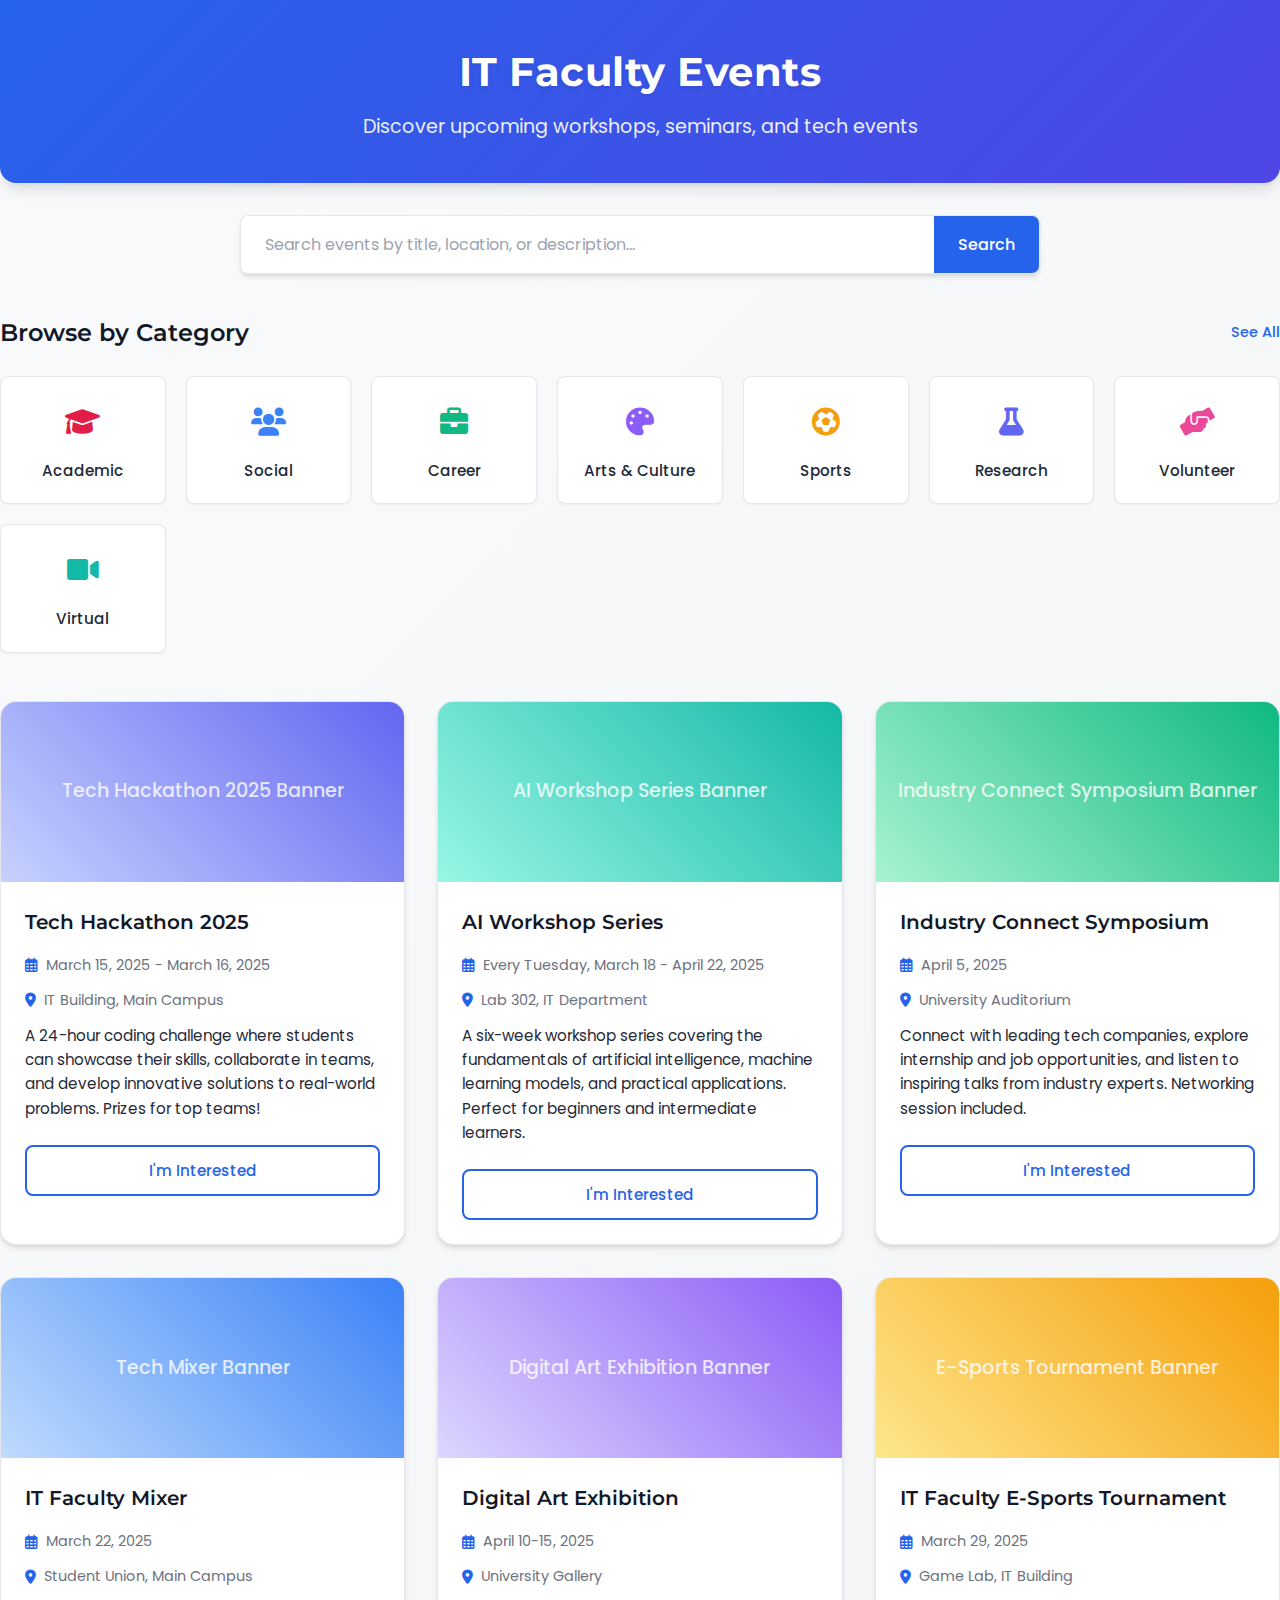
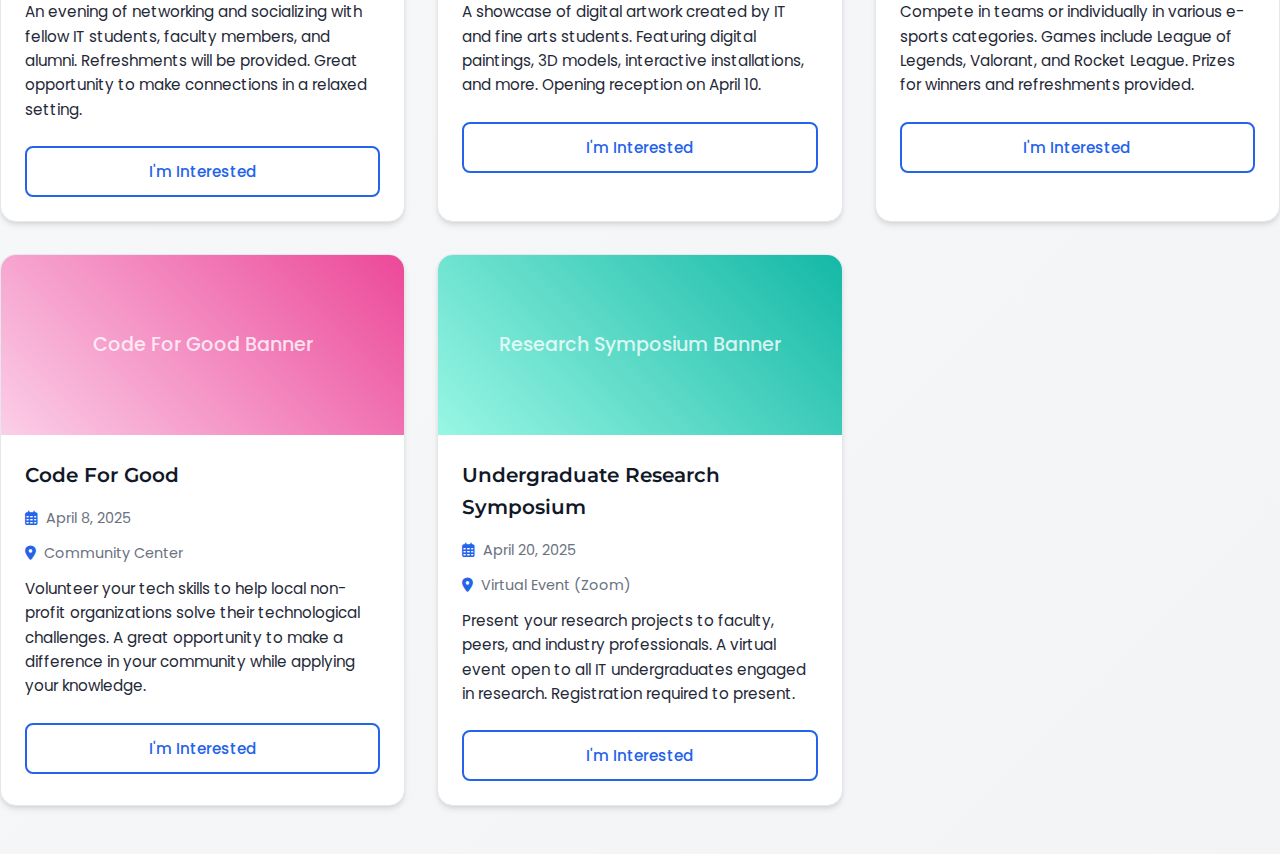
<file: event.html>
<!DOCTYPE html>
<html lang="en">
<head>
    <meta charset="UTF-8">
    <meta name="viewport" content="width=device-width, initial-scale=1.0">
    <title>IT Faculty - Events</title>
    <link rel="stylesheet" href="https://cdnjs.cloudflare.com/ajax/libs/font-awesome/6.0.0-beta3/css/all.min.css">
    <style>
  
@import url('https://fonts.googleapis.com/css2?family=Poppins:wght@300;400;500;600;700&family=Montserrat:wght@400;500;600;700&display=swap');

:root {
  --primary-color: #2563eb;
  --primary-dark: #1d4ed8;
  --primary-light: #60a5fa;
  --secondary-color: #4f46e5;
  --accent-color: #8b5cf6;
  --success-color: #10b981;
  --error-color: #ef4444;
  --gray-100: #f3f4f6;
  --gray-200: #e5e7eb;
  --gray-300: #d1d5db;
  --gray-400: #9ca3af;
  --gray-500: #6b7280;
  --gray-800: #1f2937;
  --gray-900: #111827;
  --white: #ffffff;
  --shadow-sm: 0 1px 2px rgba(0, 0, 0, 0.05);
  --shadow-md: 0 4px 6px -1px rgba(0, 0, 0, 0.1), 0 2px 4px -1px rgba(0, 0, 0, 0.06);
  --shadow-lg: 0 10px 15px -3px rgba(0, 0, 0, 0.1), 0 4px 6px -2px rgba(0, 0, 0, 0.05);
  --border-radius-sm: 0.25rem;
  --border-radius-md: 0.5rem;
  --border-radius-lg: 1rem;
  --transition: all 0.3s ease;
}

/* ---- RESET ---- */
* {
  margin: 0;
  padding: 0;
  box-sizing: border-box;
}

body {
  font-family: 'Poppins', sans-serif;
  line-height: 1.6;
  color: var(--gray-800);
  background-color: #f9fafb;
  min-height: 100vh;
}

a {
  text-decoration: none;
  color: var(--primary-color);
  transition: var(--transition);
}

a:hover {
  color: var(--primary-dark);
}

button {
  cursor: pointer;
  font-family: 'Poppins', sans-serif;
}

/* ---- HEADER ---- */
header {
  background: linear-gradient(135deg, var(--primary-color), var(--secondary-color));
  color: var(--white);
  padding: 2.5rem 2rem;
  text-align: center;
  border-radius: 0 0 var(--border-radius-lg) var(--border-radius-lg);
  margin-bottom: 2rem;
  box-shadow: var(--shadow-lg);
}

header h1 {
  font-size: 2.5rem;
  font-weight: 700;
  margin-bottom: 0.5rem;
  font-family: 'Montserrat', sans-serif;
  letter-spacing: 0.5px;
  text-shadow: 0 2px 4px rgba(0, 0, 0, 0.1);
}

header p {
  font-size: 1.2rem;
  opacity: 0.9;
  max-width: 600px;
  margin: 0 auto;
}

/* ---- MAIN CONTAINER ---- */
.container {
  max-width: 1200px;
  margin: 0 auto;
  padding: 0 1.5rem;
}

/* ---- SEARCH BAR ---- */
.search-container {
  display: flex;
  max-width: 800px;
  margin: 0 auto 2.5rem;
  box-shadow: var(--shadow-md);
  border-radius: var(--border-radius-md);
  overflow: hidden;
  background-color: var(--white);
  border: 1px solid var(--gray-200);
}

#searchInput {
  flex: 1;
  padding: 1rem 1.5rem;
  border: none;
  font-size: 1rem;
  outline: none;
  color: var(--gray-800);
}

#searchInput::placeholder {
  color: var(--gray-400);
}

#searchButton {
  background-color: var(--primary-color);
  color: var(--white);
  border: none;
  padding: 1rem 1.5rem;
  font-size: 1rem;
  font-weight: 500;
  transition: var(--transition);
}

#searchButton:hover {
  background-color: var(--primary-dark);
}

/* ---- CATEGORIES SECTION ---- */
.categories-section {
  margin-bottom: 3rem;
}

.section-header {
  display: flex;
  justify-content: space-between;
  align-items: center;
  margin-bottom: 1.5rem;
}

.section-header h2 {
  font-size: 1.5rem;
  font-weight: 600;
  color: var(--gray-900);
  font-family: 'Montserrat', sans-serif;
}

.see-all {
  font-size: 0.9rem;
  font-weight: 500;
  color: var(--primary-color);
  transition: var(--transition);
}

.see-all:hover {
  color: var(--primary-dark);
  text-decoration: underline;
}

.categories-grid {
  display: grid;
  grid-template-columns: repeat(auto-fill, minmax(150px, 1fr));
  gap: 1.25rem;
}

.category-item {
  background-color: var(--white);
  border-radius: var(--border-radius-md);
  padding: 1.25rem 1rem;
  text-align: center;
  box-shadow: var(--shadow-sm);
  border: 1px solid var(--gray-200);
  transition: var(--transition);
  cursor: pointer;
}

.category-item:hover {
  transform: translateY(-5px);
  box-shadow: var(--shadow-md);
  border-color: var(--primary-light);
}

.category-icon {
  display: flex;
  justify-content: center;
  align-items: center;
  height: 50px;
  margin-bottom: 0.75rem;
  font-size: 1.75rem;
  color: var(--primary-color);
}

.category-item[data-category="academic"] .category-icon { color: #e11d48; }
.category-item[data-category="social"] .category-icon { color: #3b82f6; }
.category-item[data-category="career"] .category-icon { color: #10b981; }
.category-item[data-category="arts"] .category-icon { color: #8b5cf6; }
.category-item[data-category="sports"] .category-icon { color: #f59e0b; }
.category-item[data-category="research"] .category-icon { color: #6366f1; }
.category-item[data-category="volunteer"] .category-icon { color: #ec4899; }
.category-item[data-category="virtual"] .category-icon { color: #14b8a6; }

.category-name {
  font-weight: 500;
  font-size: 0.95rem;
}

.category-item.active {
  background-color: var(--primary-color);
  color: var(--white);
  border-color: var(--primary-color);
}

.category-item.active .category-icon {
  color: var(--white);
}

/* ---- EVENTS CONTAINER ---- */
.events-container {
  display: grid;
  grid-template-columns: repeat(auto-fill, minmax(340px, 1fr));
  gap: 2rem;
  margin-bottom: 3rem;
}

.event-card {
  background-color: var(--white);
  border-radius: var(--border-radius-lg);
  overflow: hidden;
  box-shadow: var(--shadow-md);
  transition: var(--transition);
  border: 1px solid var(--gray-200);
  position: relative;
}

.event-card:hover {
  transform: translateY(-5px);
  box-shadow: var(--shadow-lg);
}

.event-image {
  height: 180px;
  background: linear-gradient(45deg, var(--primary-light), var(--secondary-color));
  color: rgba(255, 255, 255, 0.8);
  display: flex;
  align-items: center;
  justify-content: center;
  font-size: 1.2rem;
  font-weight: 500;
  text-align: center;
  padding: 1rem;
}

/* Custom backgrounds for different event types */
.event-card[data-category*="academic"] .event-image {
  background: linear-gradient(45deg, #fecaca, #ef4444);
}

.event-card[data-category*="social"] .event-image {
  background: linear-gradient(45deg, #bfdbfe, #3b82f6);
}

.event-card[data-category*="career"] .event-image {
  background: linear-gradient(45deg, #a7f3d0, #10b981);
}

.event-card[data-category*="arts"] .event-image {
  background: linear-gradient(45deg, #ddd6fe, #8b5cf6);
}

.event-card[data-category*="sports"] .event-image {
  background: linear-gradient(45deg, #fde68a, #f59e0b);
}

.event-card[data-category*="research"] .event-image {
  background: linear-gradient(45deg, #c7d2fe, #6366f1);
}

.event-card[data-category*="volunteer"] .event-image {
  background: linear-gradient(45deg, #fbcfe8, #ec4899);
}

.event-card[data-category*="virtual"] .event-image {
  background: linear-gradient(45deg, #99f6e4, #14b8a6);
}

.event-details {
  padding: 1.5rem;
}

.event-title {
  font-size: 1.25rem;
  font-weight: 600;
  margin-bottom: 1rem;
  color: var(--gray-900);
  font-family: 'Montserrat', sans-serif;
}

.event-date, .event-location {
  font-size: 0.9rem;
  color: var(--gray-500);
  margin-bottom: 0.75rem;
  display: flex;
  align-items: center;
}

.event-date i, .event-location i {
  margin-right: 0.5rem;
  color: var(--primary-color);
}

.event-description {
  font-size: 0.95rem;
  color: var(--gray-700);
  margin-bottom: 1.5rem;
  line-height: 1.6;
}

.interested-btn {
  background-color: var(--white);
  color: var(--primary-color);
  border: 2px solid var(--primary-color);
  border-radius: var(--border-radius-md);
  padding: 0.75rem 1.5rem;
  font-size: 0.95rem;
  font-weight: 500;
  transition: var(--transition);
  width: 100%;
}

.interested-btn:hover {
  background-color: var(--primary-color);
  color: var(--white);
}

/* ---- NO EVENTS MESSAGE ---- */
.no-events {
  text-align: center;
  padding: 3rem;
  background-color: var(--white);
  border-radius: var(--border-radius-lg);
  box-shadow: var(--shadow-sm);
  margin: 2rem auto;
  max-width: 600px;
}

.no-events h3 {
  font-size: 1.5rem;
  color: var(--gray-800);
  margin-bottom: 1rem;
}

.no-events p {
  color: var(--gray-500);
  font-size: 1rem;
}

/* ---- MODAL STYLES ---- */
.modal {
  display: none;
  position: fixed;
  top: 0;
  left: 0;
  width: 100%;
  height: 100%;
  background-color: rgba(0, 0, 0, 0.5);
  z-index: 1000;
  overflow-y: auto;
  align-items: center;
  justify-content: center;
}

.modal-content {
  background-color: var(--white);
  margin: 2rem auto;
  padding: 2rem;
  border-radius: var(--border-radius-lg);
  box-shadow: var(--shadow-lg);
  width: 90%;
  max-width: 600px;
  position: relative;
  animation: modalFadeIn 0.3s ease;
}

@keyframes modalFadeIn {
  from {
    opacity: 0;
    transform: translateY(-20px);
  }
  to {
    opacity: 1;
    transform: translateY(0);
  }
}

.close-modal {
  position: absolute;
  top: 1.25rem;
  right: 1.25rem;
  font-size: 1.75rem;
  color: var(--gray-500);
  cursor: pointer;
  transition: var(--transition);
}

.close-modal:hover {
  color: var(--error-color);
}

#modalTitle {
  font-size: 1.75rem;
  color: var(--gray-900);
  margin-bottom: 1.75rem;
  font-family: 'Montserrat', sans-serif;
  text-align: center;
}

/* ---- FORM STYLES ---- */
.registration-form {
  display: grid;
  gap: 1.25rem;
}

.form-group {
  display: flex;
  flex-direction: column;
}

label {
  font-size: 0.95rem;
  margin-bottom: 0.5rem;
  color: var(--gray-700);
  font-weight: 500;
}

input, textarea {
  padding: 0.75rem 1rem;
  border: 1px solid var(--gray-300);
  border-radius: var(--border-radius-md);
  font-size: 1rem;
  color: var(--gray-800);
  transition: var(--transition);
  font-family: 'Poppins', sans-serif;
}

input:focus, textarea:focus {
  outline: none;
  border-color: var(--primary-color);
  box-shadow: 0 0 0 3px rgba(59, 130, 246, 0.2);
}

.submit-btn {
  background-color: var(--primary-color);
  color: var(--white);
  border: none;
  padding: 1rem;
  font-size: 1rem;
  font-weight: 500;
  border-radius: var(--border-radius-md);
  transition: var(--transition);
  margin-top: 0.5rem;
}

.submit-btn:hover {
  background-color: var(--primary-dark);
}

/* ---- LOADING INDICATOR ---- */
.loading {
  display: none;
  align-items: center;
  justify-content: center;
  padding: 1rem;
  text-align: center;
}

.loading-spinner {
  width: 30px;
  height: 30px;
  border: 3px solid rgba(59, 130, 246, 0.2);
  border-radius: 50%;
  border-top-color: var(--primary-color);
  animation: spin 1s ease-in-out infinite;
  margin-right: 0.75rem;
}

@keyframes spin {
  to {
    transform: rotate(360deg);
  }
}

/* ---- FORM MESSAGES ---- */
.form-message {
  display: none;
  padding: 1rem;
  margin-top: 1rem;
  border-radius: var(--border-radius-md);
  text-align: center;
}

.success-message {
  background-color: rgba(16, 185, 129, 0.1);
  color: var(--success-color);
  border: 1px solid var(--success-color);
}

.error-message {
  background-color: rgba(239, 68, 68, 0.1);
  color: var(--error-color);
  border: 1px solid var(--error-color);
}

/* ---- UTILITIES ---- */
.hidden {
  display: none !important;
}

/* ---- RESPONSIVE DESIGN ---- */
@media (max-width: 768px) {
  header {
    padding: 2rem 1rem;
  }
  
  header h1 {
    font-size: 2rem;
  }
  
  header p {
    font-size: 1rem;
  }
  
  .search-container {
    flex-direction: column;
  }
  
  #searchButton {
    width: 100%;
  }
  
  .categories-grid {
    grid-template-columns: repeat(auto-fill, minmax(120px, 1fr));
  }
  
  .events-container {
    grid-template-columns: 1fr;
  }
}

@media (max-width: 576px) {
  .event-image {
    height: 150px;
  }
  
  .categories-grid {
    grid-template-columns: repeat(2, 1fr);
    gap: 1rem;
  }
  
  .modal-content {
    padding: 1.5rem;
  }
  
  #modalTitle {
    font-size: 1.5rem;
  }
}

/* ---- ANIMATIONS ---- */
@keyframes fadeIn {
  from {
    opacity: 0;
  }
  to {
    opacity: 1;
  }
}

.fade-in {
  animation: fadeIn 0.5s ease;
}


body {
  background: linear-gradient(135deg, #f9fafb 0%, #f3f4f6 100%);
}


.page-container {
  max-width: 1200px;
  margin: 0 auto;
  padding: 2rem 1.5rem;
}
    </style>
</head>
<body>
    <header>
        <h1>IT Faculty Events</h1>
        <p>Discover upcoming workshops, seminars, and tech events</p>
    </header>

    <!-- Search Bar -->
    <div class="search-container">
        <input type="text" id="searchInput" placeholder="Search events by title, location, or description...">
        <button id="searchButton">Search</button>
    </div>

  

    <!-- Browse by Category Section -->
    <div class="categories-section">
        <div class="section-header">
            <h2>Browse by Category</h2>
            <a href="#" class="see-all">See All</a>
        </div>
        
        <div class="categories-grid">
            <div class="category-item" data-category="academic">
                <div class="category-icon">
                    <i class="fas fa-graduation-cap"></i>
                </div>
                <div class="category-name">Academic</div>
            </div>
            <div class="category-item" data-category="social">
                <div class="category-icon">
                    <i class="fas fa-users"></i>
                </div>
                <div class="category-name">Social</div>
            </div>
            <div class="category-item" data-category="career">
                <div class="category-icon">
                    <i class="fas fa-briefcase"></i>
                </div>
                <div class="category-name">Career</div>
            </div>
            <div class="category-item" data-category="arts">
                <div class="category-icon">
                    <i class="fas fa-palette"></i>
                </div>
                <div class="category-name">Arts & Culture</div>
            </div>
            <div class="category-item" data-category="sports">
                <div class="category-icon">
                    <i class="fas fa-futbol"></i>
                </div>
                <div class="category-name">Sports</div>
            </div>
            <div class="category-item" data-category="research">
                <div class="category-icon">
                    <i class="fas fa-flask"></i>
                </div>
                <div class="category-name">Research</div>
            </div>
            <div class="category-item" data-category="volunteer">
                <div class="category-icon">
                    <i class="fas fa-hands-helping"></i>
                </div>
                <div class="category-name">Volunteer</div>
            </div>
            <div class="category-item" data-category="virtual">
                <div class="category-icon">
                    <i class="fas fa-video"></i>
                </div>
                <div class="category-name">Virtual</div>
            </div>
        </div>
    </div>

    <div class="events-container" id="eventsContainer">
        <!-- Event 1 -->
        <div class="event-card" data-category="academic research">
            <div class="event-image">Tech Hackathon 2025 Banner</div>
            <div class="event-details">
                <h3 class="event-title">Tech Hackathon 2025</h3>
                <p class="event-date"><i class="far fa-calendar-alt"></i> March 15, 2025 - March 16, 2025</p>
                <p class="event-location"><i class="fas fa-map-marker-alt"></i> IT Building, Main Campus</p>
                <p class="event-description">A 24-hour coding challenge where students can showcase their skills, collaborate in teams, and develop innovative solutions to real-world problems. Prizes for top teams!</p>
                <button class="interested-btn" data-event="Tech Hackathon 2025">I'm Interested</button>
            </div>
        </div>

        <!-- Event 2 -->
        <div class="event-card" data-category="academic virtual">
            <div class="event-image">AI Workshop Series Banner</div>
            <div class="event-details">
                <h3 class="event-title">AI Workshop Series</h3>
                <p class="event-date"><i class="far fa-calendar-alt"></i> Every Tuesday, March 18 - April 22, 2025</p>
                <p class="event-location"><i class="fas fa-map-marker-alt"></i> Lab 302, IT Department</p>
                <p class="event-description">A six-week workshop series covering the fundamentals of artificial intelligence, machine learning models, and practical applications. Perfect for beginners and intermediate learners.</p>
                <button class="interested-btn" data-event="AI Workshop Series">I'm Interested</button>
            </div>
        </div>

        <!-- Event 3 -->
        <div class="event-card" data-category="career">
            <div class="event-image">Industry Connect Symposium Banner</div>
            <div class="event-details">
                <h3 class="event-title">Industry Connect Symposium</h3>
                <p class="event-date"><i class="far fa-calendar-alt"></i> April 5, 2025</p>
                <p class="event-location"><i class="fas fa-map-marker-alt"></i> University Auditorium</p>
                <p class="event-description">Connect with leading tech companies, explore internship and job opportunities, and listen to inspiring talks from industry experts. Networking session included.</p>
                <button class="interested-btn" data-event="Industry Connect Symposium">I'm Interested</button>
            </div>
        </div>

        <!-- Event 4 -->
        <div class="event-card" data-category="social">
            <div class="event-image">Tech Mixer Banner</div>
            <div class="event-details">
                <h3 class="event-title">IT Faculty Mixer</h3>
                <p class="event-date"><i class="far fa-calendar-alt"></i> March 22, 2025</p>
                <p class="event-location"><i class="fas fa-map-marker-alt"></i> Student Union, Main Campus</p>
                <p class="event-description">An evening of networking and socializing with fellow IT students, faculty members, and alumni. Refreshments will be provided. Great opportunity to make connections in a relaxed setting.</p>
                <button class="interested-btn" data-event="IT Faculty Mixer">I'm Interested</button>
            </div>
        </div>

        <!-- Event 5 -->
        <div class="event-card" data-category="arts">
            <div class="event-image">Digital Art Exhibition Banner</div>
            <div class="event-details">
                <h3 class="event-title">Digital Art Exhibition</h3>
                <p class="event-date"><i class="far fa-calendar-alt"></i> April 10-15, 2025</p>
                <p class="event-location"><i class="fas fa-map-marker-alt"></i> University Gallery</p>
                <p class="event-description">A showcase of digital artwork created by IT and fine arts students. Featuring digital paintings, 3D models, interactive installations, and more. Opening reception on April 10.</p>
                <button class="interested-btn" data-event="Digital Art Exhibition">I'm Interested</button>
            </div>
        </div>

        <!-- Event 6 -->
        <div class="event-card" data-category="sports">
            <div class="event-image">E-Sports Tournament Banner</div>
            <div class="event-details">
                <h3 class="event-title">IT Faculty E-Sports Tournament</h3>
                <p class="event-date"><i class="far fa-calendar-alt"></i> March 29, 2025</p>
                <p class="event-location"><i class="fas fa-map-marker-alt"></i> Game Lab, IT Building</p>
                <p class="event-description">Compete in teams or individually in various e-sports categories. Games include League of Legends, Valorant, and Rocket League. Prizes for winners and refreshments provided.</p>
                <button class="interested-btn" data-event="IT Faculty E-Sports Tournament">I'm Interested</button>
            </div>
        </div>

        <!-- Event 7 -->
        <div class="event-card" data-category="volunteer">
            <div class="event-image">Code For Good Banner</div>
            <div class="event-details">
                <h3 class="event-title">Code For Good</h3>
                <p class="event-date"><i class="far fa-calendar-alt"></i> April 8, 2025</p>
                <p class="event-location"><i class="fas fa-map-marker-alt"></i> Community Center</p>
                <p class="event-description">Volunteer your tech skills to help local non-profit organizations solve their technological challenges. A great opportunity to make a difference in your community while applying your knowledge.</p>
                <button class="interested-btn" data-event="Code For Good">I'm Interested</button>
            </div>
        </div>

        <!-- Event 8 -->
        <div class="event-card" data-category="virtual research">
            <div class="event-image">Research Symposium Banner</div>
            <div class="event-details">
                <h3 class="event-title">Undergraduate Research Symposium</h3>
                <p class="event-date"><i class="far fa-calendar-alt"></i> April 20, 2025</p>
                <p class="event-location"><i class="fas fa-map-marker-alt"></i> Virtual Event (Zoom)</p>
                <p class="event-description">Present your research projects to faculty, peers, and industry professionals. A virtual event open to all IT undergraduates engaged in research. Registration required to present.</p>
                <button class="interested-btn" data-event="Undergraduate Research Symposium">I'm Interested</button>
            </div>
        </div>
    </div>

    <!-- No Events Message -->
    <div class="no-events" id="noEvents" style="display: none;">
        <h3>No events found in this category</h3>
        <p>Please check back later or select a different category</p>
    </div>

    <!-- Registration Modal -->
    <div id="registrationModal" class="modal">
        <div class="modal-content">
            <span class="close-modal">&times;</span>
            <h2 id="modalTitle">Register for Event</h2>
            <form id="registrationForm" class="registration-form" action="https://api.web3forms.com/submit" method="POST">
                <!-- Web3Forms Access Key -->
                <input type="hidden" name="access_key" value="2c0131cc-3e35-45ca-841e-4f9c8256cff1">

                <!-- Email Address (Change this to update the recipient email) -->
                <input type="hidden" name="email" value="rojikaathapa88@gmail.com">
                
                <!-- Event Name -->
                <input type="hidden" id="eventName" name="eventName">
                
                <div class="form-group">
                    <label for="fullName">Full Name *</label>
                    <input type="text" id="fullName" name="name" required>
                </div>
                
                <div class="form-group">
                    <label for="email">Your Email Address *</label>
                    <input type="email" id="email" name="email" required>
                </div>
                
                <div class="form-group">
                    <label for="phone">Phone Number *</label>
                    <input type="tel" id="phone" name="phone" required>
                </div>
                
                <div class="form-group">
                    <label for="studentId">Student ID (if applicable)</label>
                    <input type="text" id="studentId" name="studentId">
                </div>
                
                <div class="form-group">
                    <label for="comments">Comments or Questions</label>
                    <textarea id="comments" name="message" rows="3"></textarea>
                </div>
                
                <button type="submit" class="submit-btn" id="submitButton">Register</button>
                
                <div class="loading" id="loadingIndicator">
                    <div class="loading-spinner"></div>
                    <span>Processing your registration...</span>
                </div>
                
                <div class="form-message success-message" id="successMessage">
                    Registration successful! A confirmation has been sent to your email, and the organizer has been notified.
                </div>
                
                <div class="form-message error-message" id="errorMessage">
                    There was an error processing your registration. Please try again later.
                </div>
            </form>
        </div>
    </div>

    <script>
         AOS.init({
            once: true, 
            mirror: false 
        });
        // Get the modal
        const modal = document.getElementById('registrationModal');
        const modalTitle = document.getElementById('modalTitle');
        const eventNameInput = document.getElementById('eventName');
        const registrationForm = document.getElementById('registrationForm');
        const submitButton = document.getElementById('submitButton');
        const loadingIndicator = document.getElementById('loadingIndicator');
        const successMessage = document.getElementById('successMessage');
        const errorMessage = document.getElementById('errorMessage');
        
        // Get all "I'm Interested" buttons
        const interestedButtons = document.querySelectorAll('.interested-btn');
        
        // Get the <span> element that closes the modal
        const closeBtn = document.querySelector('.close-modal');
        
        // Event filtering variables
        const categoryButtons = document.querySelectorAll('.category-btn');
        const categoryItems = document.querySelectorAll('.category-item');
        const eventCards = document.querySelectorAll('.event-card');
        const eventsContainer = document.getElementById('eventsContainer');
        const noEventsMessage = document.getElementById('noEvents');
        const searchInput = document.getElementById('searchInput');
        const searchButton = document.getElementById('searchButton');
        
        // Current filter state
        let currentCategory = 'all';
        let currentSearchQuery = '';
        
        // Filter events by category and search query
        function filterEvents() {
            let visibleEvents = 0;
            
            // Convert search query to lowercase for case-insensitive matching
            const searchQuery = currentSearchQuery.toLowerCase();
            
            // Loop through all events
            eventCards.forEach(card => {
                const categories = card.getAttribute('data-category').split(' ');
                
                // Check if card matches category filter
                const matchesCategory = currentCategory === 'all' || categories.includes(currentCategory);
                
                // Check if card matches search query
                let matchesSearch = true;
                if (searchQuery !== '') {
                    const title = card.querySelector('.event-title').textContent.toLowerCase();
                    const description = card.querySelector('.event-description').textContent.toLowerCase();
                    const location = card.querySelector('.event-location').textContent.toLowerCase();
                    
                    matchesSearch = title.includes(searchQuery) || 
                                   description.includes(searchQuery) || 
                                   location.includes(searchQuery);
                }
                
                // Show card if it matches both filters
                if (matchesCategory && matchesSearch) {
                    card.style.display = 'block';
                    visibleEvents++;
                } else {
                    card.style.display = 'none';
                }
            });
            
            // Show or hide the "No Events" message
            if (visibleEvents === 0) {
                noEventsMessage.style.display = 'block';
            } else {
                noEventsMessage.style.display = 'none';
            }
        }
        
        // Add event listeners to category buttons in navigation
        categoryButtons.forEach(button => {
            button.addEventListener('click', function() {
                // Remove active class from all buttons
                categoryButtons.forEach(btn => btn.classList.remove('active'));
                
                // Add active class to clicked button
                this.classList.add('active');
                
                // Update current category and filter events
                currentCategory = this.getAttribute('data-category');
                filterEvents();
            });
        });
        
        // Add event listeners to category items in grid
        categoryItems.forEach(item => {
            item.addEventListener('click', function() {
                const category = this.getAttribute('data-category');
                
                // Update current category
                currentCategory = category;
                
                // Update navigation buttons to match selected category
                categoryButtons.forEach(btn => {
                    if (btn.getAttribute('data-category') === category) {
                        btn.classList.add('active');
                    } else {
                        btn.classList.remove('active');
                    }
                });
                
                // Filter events
                filterEvents();
                
                // Scroll to events section
                document.getElementById('eventsContainer').scrollIntoView({ behavior: 'smooth' });
            });
        });
        
        // Add event listener to search button
        searchButton.addEventListener('click', function() {
            currentSearchQuery = searchInput.value.trim();
            filterEvents();
        });
        
        // Add event listener for Enter key in search input
        searchInput.addEventListener('keypress', function(event) {
            if (event.key === 'Enter') {
                currentSearchQuery = searchInput.value.trim();
                filterEvents();
            }
        });
        
        // When the user clicks on an "I'm Interested" button, open the modal
        interestedButtons.forEach(button => {
            button.addEventListener('click', function() {
                const eventName = this.getAttribute('data-event');
                modalTitle.textContent = `Register for ${eventName}`;
                eventNameInput.value = eventName;
                modal.style.display = 'block';
                document.body.style.overflow = 'hidden'; // Prevent scrolling when modal is open
            });
        });
        
        // When the user clicks on (x), close the modal
        closeBtn.addEventListener('click', function() {
            modal.style.display = 'none';
            document.body.style.overflow = 'auto'; // Re-enable scrolling
        });
        
        // When the user clicks anywhere outside of the modal, close it
        window.addEventListener('click', function(event) {
            if (event.target === modal) {
                modal.style.display = 'none';
                document.body.style.overflow = 'auto'; // Re-enable scrolling
            }
        });
        
        // Form submission handler
        registrationForm.addEventListener('submit', function(e) {
            e.preventDefault();
            
            // Show loading indicator
            submitButton.disabled = true;
            submitButton.style.opacity = '0.7';
            loadingIndicator.style.display = 'block';
            successMessage.style.display = 'none';
            errorMessage.style.display = 'none';
            
            // Get form data
            const formData = new FormData(registrationForm);
            
            // Submit form using Fetch API
            fetch('https://api.web3forms.com/submit', {
                method: 'POST',
                body: formData
            })
            .then(response => response.json())
            .then(data => {
                if (data.success) {
                    // Show success message
                    successMessage.style.display = 'block';
                    
                    // Reset form
                    registrationForm.reset();
                    
                    // Close modal after 3 seconds
                    setTimeout(() => {
                        modal.style.display = 'none';
                        document.body.style.overflow = 'auto';
                        successMessage.style.display = 'none';
                    }, 3000);
                } else {
                    // Show error message
                    errorMessage.style.display = 'block';
                }
            })
            .catch(error => {
                // Show error message
                errorMessage.style.display = 'block';
            })
            .finally(() => {
                // Hide loading indicator
                loadingIndicator.style.display = 'none';
                submitButton.disabled = false;
                submitButton.style.opacity = '1';
            });
        });
        
        // Initialize the page with all events visible
        filterEvents();
        const elementsToAnimate = document.querySelectorAll('.contact-card, .contact-form');
            elementsToAnimate.forEach(el => {
                el.style.opacity = '0';
                el.style.transform = 'translateY(30px)';
            });
    </script>
</body>
</html>
</file>
<file: login-styles.css>
/* Reset and base styles */
* {
    box-sizing: border-box;
    margin: 0;
    padding: 0;
}

body {
    font-family: Arial, Helvetica, sans-serif;
    line-height: 1.6;
    color: #333;
    background-color: #f8f8f8;
}

/* Login Button Styles */
.auth-buttons {
    margin: 20px;
    display: flex;
    align-items: center;
}

.login-btn {
    background-color: #003366;
    color: white;
    border: none;
    padding: 8px 16px;
    border-radius: 4px;
    font-weight: 500;
    cursor: pointer;
    transition: background-color 0.3s;
}

.login-btn:hover {
    background-color: #002244;
}

/* Modal Styles */
.modal {
    display: none;
    position: fixed;
    z-index: 1000;
    left: 0;
    top: 0;
    width: 100%;
    height: 100%;
    background-color: rgba(0, 0, 0, 0.6);
    align-items: center;
    justify-content: center;
}

.modal-content {
    background-color: #fff;
    margin: auto;
    border-radius: 8px;
    box-shadow: 0 5px 15px rgba(0, 0, 0, 0.3);
    width: 100%;
    max-width: 500px;
    position: relative;
    animation: modalFadeIn 0.3s;
}

@keyframes modalFadeIn {
    from {transform: translateY(-30px); opacity: 0;}
    to {transform: translateY(0); opacity: 1;}
}

.close {
    position: absolute;
    right: 20px;
    top: 15px;
    font-size: 28px;
    font-weight: bold;
    color: #aaa;
    cursor: pointer;
}

.close:hover {
    color: #333;
}

/* Auth Tabs */
.auth-tabs {
    padding: 20px;
}

.tab-header {
    display: flex;
    border-bottom: 1px solid #ddd;
    margin-bottom: 20px;
}

.tab-header div {
    padding: 10px 20px;
    cursor: pointer;
    font-weight: 600;
    position: relative;
}

.tab-header div.active {
    color: #003366;
}

.tab-header div.active::after {
    content: '';
    position: absolute;
    bottom: -1px;
    left: 0;
    width: 100%;
    height: 3px;
    background-color: #003366;
}

.tab-content {
    display: none;
}

.tab-content.active {
    display: block;
}

.tab-content h2 {
    margin-top: 0;
    margin-bottom: 20px;
    color: #333;
    font-size: 24px;
}

/* Form Styles */
.form-group {
    margin-bottom: 15px;
}

.form-group label {
    display: block;
    margin-bottom: 5px;
    font-weight: 500;
    color: #555;
}

.form-group input {
    width: 100%;
    padding: 10px;
    border: 1px solid #ddd;
    border-radius: 4px;
    font-size: 16px;
}

.btn {
    cursor: pointer;
    padding: 12px 15px;
    border: none;
    border-radius: 4px;
    font-size: 16px;
    font-weight: 500;
    width: 100%;
    transition: background-color 0.3s;
}

.btn-primary {
    background-color: #003366;
    color: white;
}

.btn-primary:hover {
    background-color: #002244;
}

/* Separator */
.separator {
    display: flex;
    align-items: center;
    text-align: center;
    margin: 20px 0;
}

.separator::before,
.separator::after {
    content: '';
    flex: 1;
    border-bottom: 1px solid #ddd;
}

.separator span {
    padding: 0 10px;
    color: #777;
    font-size: 14px;
}

/* Google Button */
.social-login {
    margin-bottom: 15px;
}

.google-btn {
    display: flex;
    align-items: center;
    justify-content: center;
    width: 100%;
    padding: 10px;
    background-color: white;
    border: 1px solid #ddd;
    border-radius: 4px;
    font-size: 16px;
    cursor: pointer;
    transition: background-color 0.3s;
}

.google-btn:hover {
    background-color: #f5f5f5;
}

.google-btn svg {
    margin-right: 10px;
}

/* Form Footer */
.form-footer {
    text-align: center;
    margin-top: 15px;
    font-size: 14px;
}

.form-footer a {
    color: #003366;
    text-decoration: none;
}

.form-footer a:hover {
    text-decoration: underline;
}

/* Responsive adjustments */
@media (max-width: 768px) {
    .modal-content {
        width: 90%;
        margin: 0 20px;
    }
    
    .tab-header div {
        padding: 10px 15px;
        font-size: 14px;
    }
}
</file>
